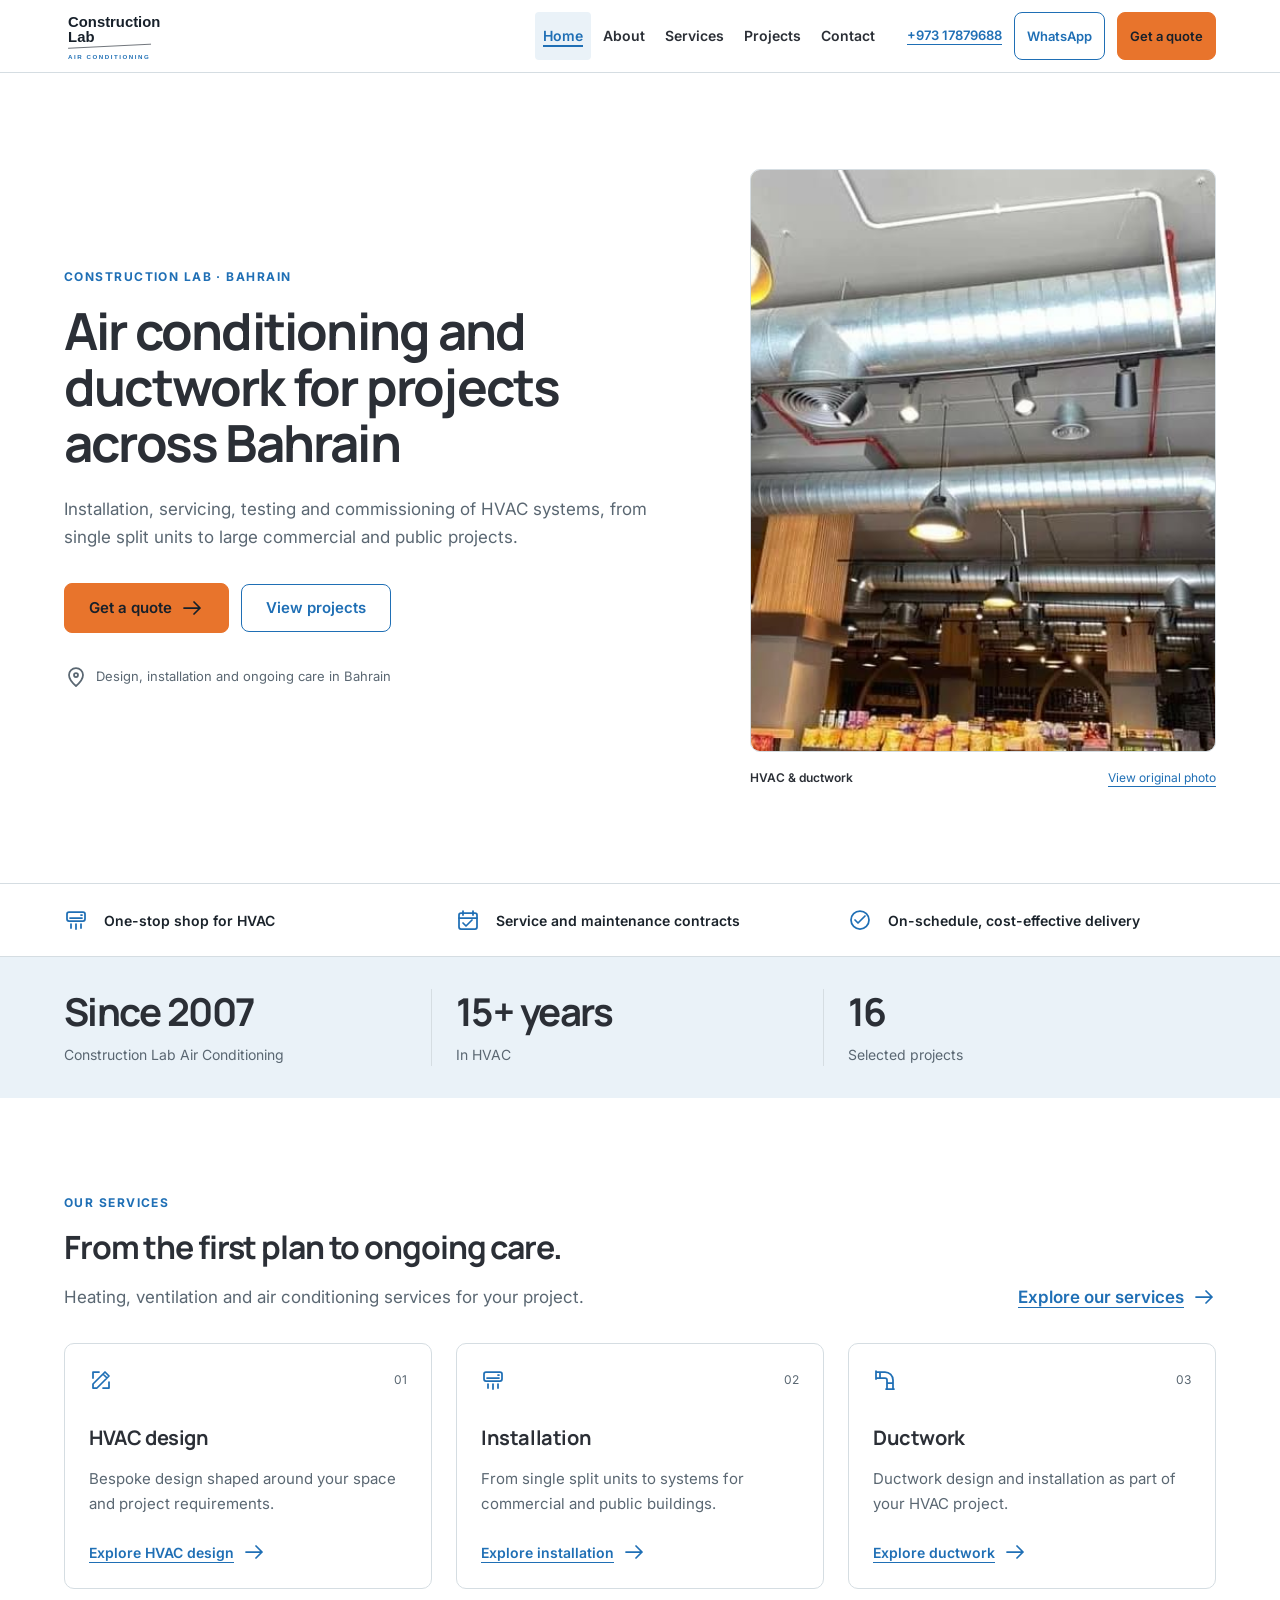
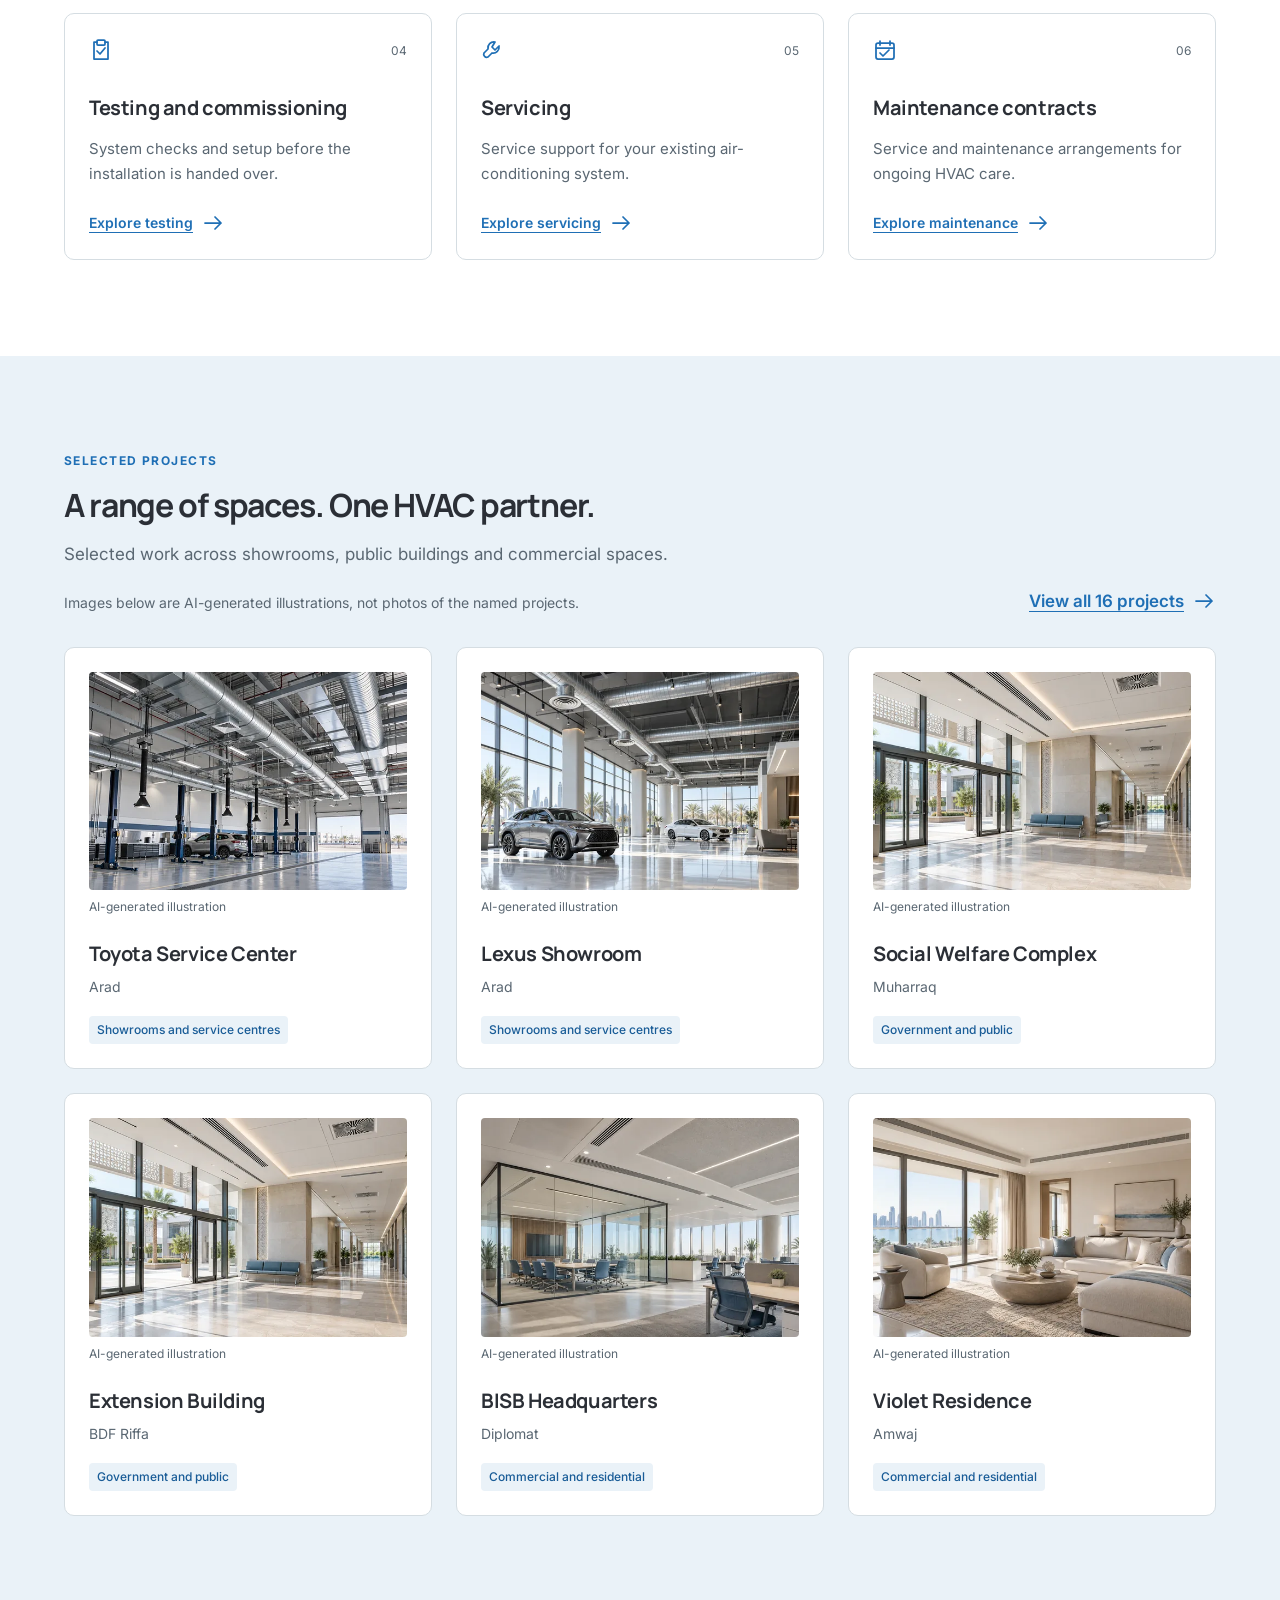
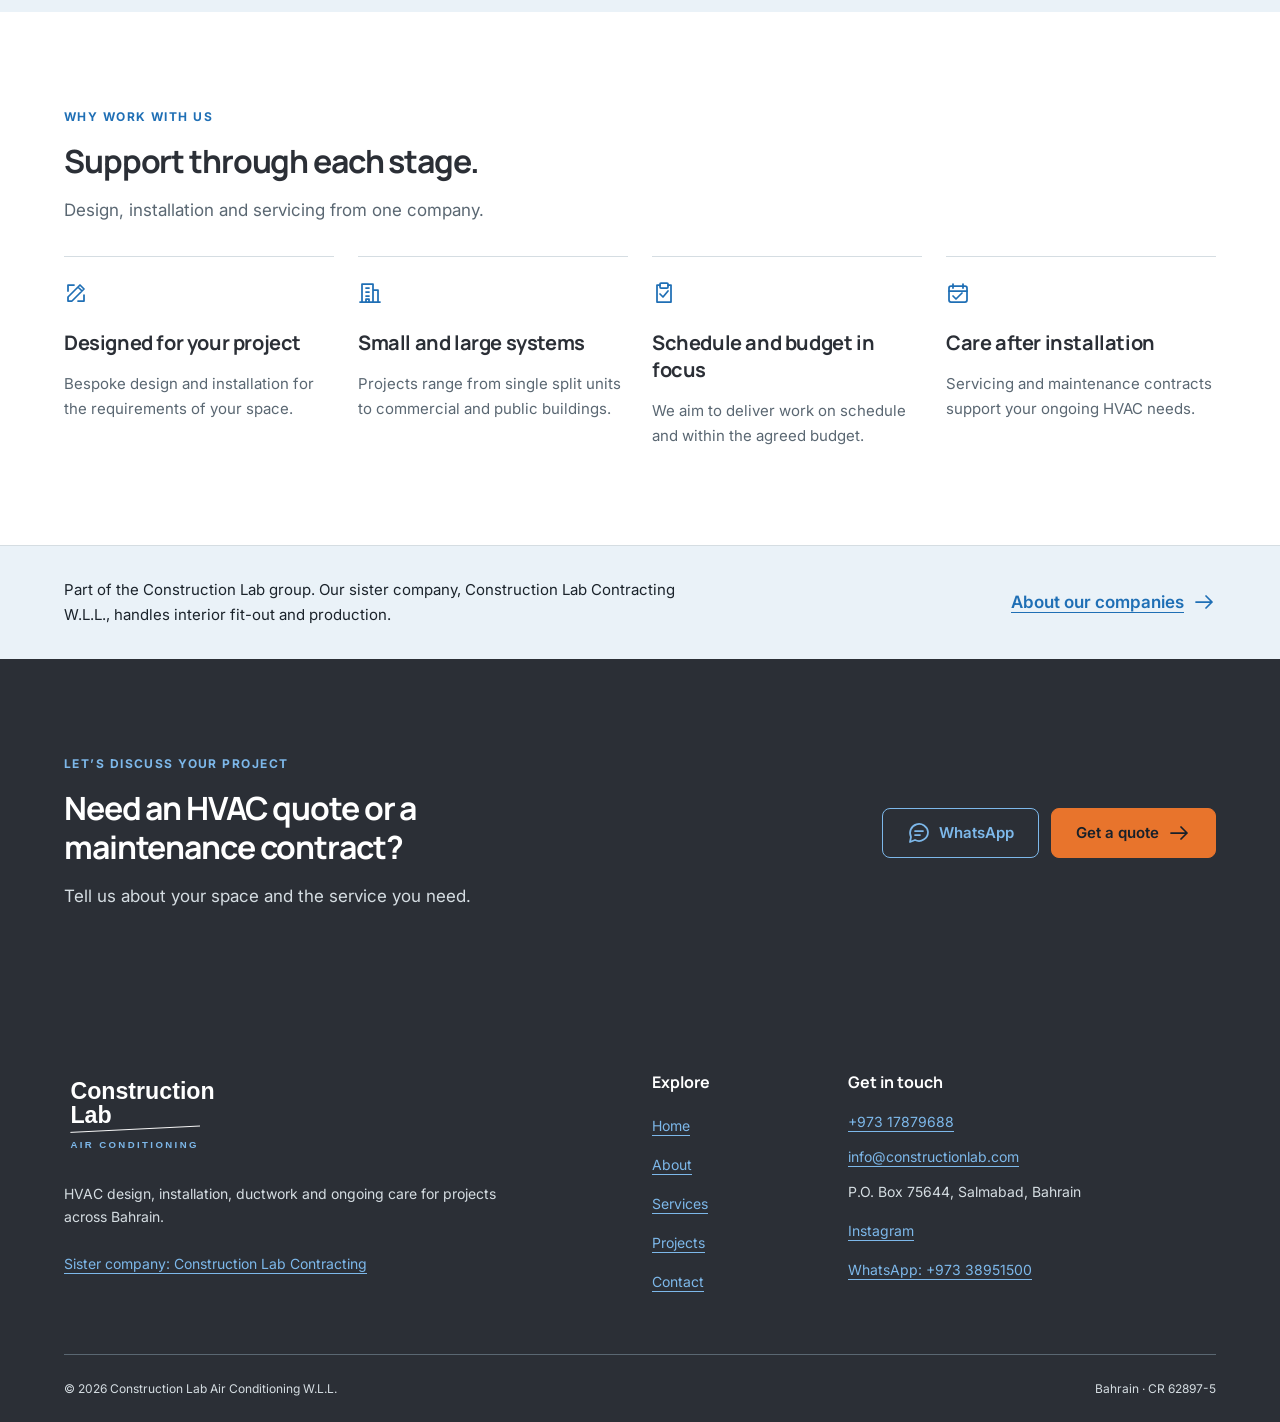
<file: index.html>
<!doctype html>
<html lang="en">
<head>
  <meta charset="utf-8">
  <meta name="viewport" content="width=device-width, initial-scale=1, viewport-fit=cover">
  <meta name="theme-color" content="#2B2F36">
  <title>Air conditioning &amp; ductwork in Bahrain | Construction Lab</title>
  <meta name="description" content="Construction Lab Air Conditioning W.L.L. provides HVAC design, installation, ductwork, testing, servicing and maintenance contracts across Bahrain.">
  <meta property="og:type" content="website">
  <meta property="og:locale" content="en_BH">
  <meta property="og:site_name" content="Construction Lab Air Conditioning W.L.L.">
  <meta property="og:title" content="Air conditioning and ductwork for projects across Bahrain">
  <meta property="og:description" content="HVAC design, installation, ductwork, testing, servicing and maintenance contracts. Explore selected projects and discuss your requirements.">
  <!-- Canonical and og:url are populated from SITE_URL. No guessed domain is published. -->
  <link rel="icon" href="assets/favicon.svg" type="image/svg+xml">
  <link rel="preconnect" href="https://fonts.googleapis.com">
  <link rel="preconnect" href="https://fonts.gstatic.com" crossorigin>
  <link rel="stylesheet" href="https://fonts.googleapis.com/css2?family=Inter:wght@400;500;600;700&amp;family=Manrope:wght@700&amp;display=swap">
  <link rel="stylesheet" href="css/styles.css">
  <script src="js/config.js" defer></script>
  <script src="js/main.js" defer></script>
  <script id="business-schema" type="application/ld+json">{"@context":"https://schema.org","@type":"HVACBusiness","name":"Construction Lab Air Conditioning W.L.L.","description":"HVAC design, installation, ductwork, testing and commissioning, servicing and maintenance contracts in Bahrain.","email":"info@constructionlab.com","areaServed":{"@type":"Country","name":"Bahrain"},"identifier":"CR 62897-5"}</script>
</head>
<body data-page="home">
  <!-- SHARED HEADER START: the same markup is in partials/header.html. -->
  <a class="skip-link" href="#main">Skip to content</a>
  <svg class="icon-sprite" xmlns="http://www.w3.org/2000/svg" aria-hidden="true" focusable="false">
    <defs>
      <symbol id="i-menu" viewBox="0 0 24 24"><path d="M4 6h16M4 12h16M4 18h16"/></symbol>
      <symbol id="i-arrow" viewBox="0 0 24 24"><path d="M4 12h16m-6-6 6 6-6 6"/></symbol>
      <symbol id="i-design" viewBox="0 0 24 24"><path d="m4 16 12-12 4 4L8 20H4v-4Zm10-10 4 4M4 4h6M4 4v6M20 14v6h-6"/></symbol>
      <symbol id="i-install" viewBox="0 0 24 24"><rect x="3" y="4" width="18" height="9" rx="2"/><path d="M6 10h12M7 16v4m5-4v5m5-5v4M17 7h1"/></symbol>
      <symbol id="i-duct" viewBox="0 0 24 24"><path d="M3 4h9a8 8 0 0 1 8 8v9h-6v-9a2 2 0 0 0-2-2H3V4Zm4 0v6m7 5h6M3 3v8m10 10h8"/></symbol>
      <symbol id="i-test" viewBox="0 0 24 24"><path d="M8 4H5v17h14V4h-3"/><rect x="8" y="2" width="8" height="5" rx="1"/><path d="m8 13 3 3 5-6"/></symbol>
      <symbol id="i-service" viewBox="0 0 24 24"><path d="M14 4a6 6 0 0 0-7 7L3 15a3 3 0 0 0 4 4l4-4a6 6 0 0 0 7-7l-4 4-3-3 3-5Z"/></symbol>
      <symbol id="i-calendar" viewBox="0 0 24 24"><rect x="3" y="5" width="18" height="16" rx="2"/><path d="M7 3v4m10-4v4M3 10h18m-14 5 3 3 6-6"/></symbol>
      <symbol id="i-phone" viewBox="0 0 24 24"><path d="m7 3 3 5-3 2c1 3 3 5 6 6l2-3 5 3-1 4C10 22 2 14 3 5l4-2Z"/></symbol>
      <symbol id="i-chat" viewBox="0 0 24 24"><path d="M21 11a9 9 0 0 1-13 8l-5 2 1-5A9 9 0 1 1 21 11Z"/><path d="M8 10h8M8 14h5"/></symbol>
      <symbol id="i-location" viewBox="0 0 24 24"><path d="M19 10c0 5-7 11-7 11S5 15 5 10a7 7 0 1 1 14 0Z"/><circle cx="12" cy="10" r="2"/></symbol>
      <symbol id="i-check" viewBox="0 0 24 24"><circle cx="12" cy="12" r="9"/><path d="m7 12 3 3 7-7"/></symbol>
      <symbol id="i-building" viewBox="0 0 24 24"><path d="M4 21V3h11v18m0-12h5v12M2 21h20M8 7h3M8 11h3M8 15h3m-3 6v-3h3v3"/></symbol>
    </defs>
  </svg>
  <header class="site-header">
    <div class="container header-inner">
      <a class="brand" href="index.html" aria-label="Construction Lab Air Conditioning home"><img src="assets/logo.svg" width="128" height="57" alt="Construction Lab Air Conditioning"></a>
      <div class="header-controls">
        <a class="button button--quote" href="contact.html#quote-form" data-track="quote">Get a quote</a>
        <button class="menu-toggle" type="button" aria-expanded="false" aria-controls="primary-navigation" aria-label="Open navigation"><svg class="icon" aria-hidden="true"><use href="#i-menu"/></svg></button>
      </div>
      <nav class="navigation" id="primary-navigation" aria-label="Main navigation">
        <ul class="nav-links">
          <li><a href="index.html" aria-current="page">Home</a></li>
          <li><a href="about.html">About</a></li>
          <li><a href="services.html">Services</a></li>
          <li><a href="projects.html">Projects</a></li>
          <li><a href="contact.html">Contact</a></li>
        </ul>
        <div class="header-actions">
          <a class="header-phone" href="tel:+97317879688" data-contact="phone" aria-label="Call +973 17879688"><span data-config="PHONE">+973 17879688</span></a>
          <a class="button button--outline" href="https://wa.me/97338951500" data-contact="whatsapp" aria-label="Chat on WhatsApp">WhatsApp</a>
          <a class="button button--quote" href="contact.html#quote-form" data-track="quote">Get a quote</a>
        </div>
      </nav>
    </div>
  </header>
  <!-- SHARED HEADER END -->

  <main id="main" tabindex="-1">
    <section class="hero" aria-labelledby="hero-title">
      <div class="container grid">
        <div class="hero-copy">
          <p class="eyebrow">Construction Lab · Bahrain</p>
          <h1 id="hero-title">Air conditioning and ductwork for projects across Bahrain</h1>
          <p>Installation, servicing, testing and commissioning of HVAC systems, from single split units to large commercial and public projects.</p>
          <div class="actions">
            <a class="button button--quote" href="contact.html#quote-form" data-track="quote">Get a quote <svg class="icon" aria-hidden="true"><use href="#i-arrow"/></svg></a>
            <a class="button button--outline" href="projects.html">View projects</a>
          </div>
          <div class="hero-note"><svg class="icon" aria-hidden="true"><use href="#i-location"/></svg><span>Design, installation and ongoing care in Bahrain</span></div>
        </div>
        <figure class="hero-figure">
          <img class="hero-photo" src="assets/images/instagram-exposed-ductwork.jpg" width="540" height="540" alt="Exposed circular ductwork in a retail interior, from Construction Lab Air Conditioning’s Instagram" fetchpriority="high" decoding="async">
          <figcaption><span>HVAC &amp; ductwork</span><a href="https://www.instagram.com/cl_airconditioning/p/Cir_DEXMohZ/">View original photo</a></figcaption>
        </figure>
      </div>
    </section>

    <section class="credibility" aria-label="Our approach">
      <div class="container grid">
        <div class="credibility-item"><svg class="icon" aria-hidden="true"><use href="#i-install"/></svg><span>One-stop shop for HVAC</span></div>
        <div class="credibility-item"><svg class="icon" aria-hidden="true"><use href="#i-calendar"/></svg><span>Service and maintenance contracts</span></div>
        <div class="credibility-item"><svg class="icon" aria-hidden="true"><use href="#i-check"/></svg><span>On-schedule, cost-effective delivery</span></div>
      </div>
    </section>

    <section class="stats-strip ice" aria-label="Company at a glance">
      <div class="container grid">
        <div class="stat"><strong>Since <span data-config="FOUNDED_YEAR">2007</span></strong><span class="stat-label">Construction Lab Air Conditioning</span></div>
        <div class="stat"><strong><span data-config="YEARS_EXPERIENCE">15+</span> years</strong><span class="stat-label">In HVAC</span></div>
        <div class="stat"><strong>16</strong><span class="stat-label">Selected projects</span></div>
      </div>
    </section>

    <section class="section" aria-labelledby="services-title">
      <div class="container">
        <div class="heading-row">
          <div class="section-heading"><p class="eyebrow">Our services</p><h2 id="services-title">From the first plan to ongoing care.</h2><p>Heating, ventilation and air conditioning services for your project.</p></div>
          <a class="text-link" href="services.html">Explore our services <svg class="icon" aria-hidden="true"><use href="#i-arrow"/></svg></a>
        </div>
        <div class="grid cards-grid">
          <article class="card service-card"><div class="card-top"><svg class="icon" aria-hidden="true"><use href="#i-design"/></svg><span class="card-number" aria-hidden="true">01</span></div><h3>HVAC design</h3><p>Bespoke design shaped around your space and project requirements.</p><a class="text-link" href="services.html#hvac-design">Explore HVAC design <svg class="icon" aria-hidden="true"><use href="#i-arrow"/></svg></a></article>
          <article class="card service-card"><div class="card-top"><svg class="icon" aria-hidden="true"><use href="#i-install"/></svg><span class="card-number" aria-hidden="true">02</span></div><h3>Installation</h3><p>From single split units to systems for commercial and public buildings.</p><a class="text-link" href="services.html#installation">Explore installation <svg class="icon" aria-hidden="true"><use href="#i-arrow"/></svg></a></article>
          <article class="card service-card"><div class="card-top"><svg class="icon" aria-hidden="true"><use href="#i-duct"/></svg><span class="card-number" aria-hidden="true">03</span></div><h3>Ductwork</h3><p>Ductwork design and installation as part of your HVAC project.</p><a class="text-link" href="services.html#ductwork">Explore ductwork <svg class="icon" aria-hidden="true"><use href="#i-arrow"/></svg></a></article>
          <article class="card service-card"><div class="card-top"><svg class="icon" aria-hidden="true"><use href="#i-test"/></svg><span class="card-number" aria-hidden="true">04</span></div><h3>Testing and commissioning</h3><p>System checks and setup before the installation is handed over.</p><a class="text-link" href="services.html#testing-commissioning">Explore testing <svg class="icon" aria-hidden="true"><use href="#i-arrow"/></svg></a></article>
          <article class="card service-card"><div class="card-top"><svg class="icon" aria-hidden="true"><use href="#i-service"/></svg><span class="card-number" aria-hidden="true">05</span></div><h3>Servicing</h3><p>Service support for your existing air-conditioning system.</p><a class="text-link" href="services.html#servicing">Explore servicing <svg class="icon" aria-hidden="true"><use href="#i-arrow"/></svg></a></article>
          <article class="card service-card"><div class="card-top"><svg class="icon" aria-hidden="true"><use href="#i-calendar"/></svg><span class="card-number" aria-hidden="true">06</span></div><h3>Maintenance contracts</h3><p>Service and maintenance arrangements for ongoing HVAC care.</p><a class="text-link" href="services.html#maintenance-contracts">Explore maintenance <svg class="icon" aria-hidden="true"><use href="#i-arrow"/></svg></a></article>
        </div>
      </div>
    </section>

    <section class="section ice" aria-labelledby="projects-title">
      <div class="container">
        <div class="heading-row">
          <div class="section-heading"><p class="eyebrow">Selected projects</p><h2 id="projects-title">A range of spaces. One HVAC partner.</h2><p>Selected work across showrooms, public buildings and commercial spaces.</p><p class="illustration-note">Images below are AI-generated illustrations, not photos of the named projects.</p></div>
          <a class="text-link" href="projects.html">View all 16 projects <svg class="icon" aria-hidden="true"><use href="#i-arrow"/></svg></a>
        </div>
        <div class="grid cards-grid">
          <article class="card project-card"><figure class="project-media" data-project-photo-file="assets/images/project-toyota-service-arad.jpg"><img class="generated-photo" src="assets/images/illustration-service-centre.webp" srcset="assets/images/illustration-service-centre-600.webp 600w, assets/images/illustration-service-centre.webp 1200w" sizes="(min-width: 900px) 350px, (min-width: 640px) 50vw, 100vw" width="1200" height="800" alt="AI-generated illustration: Generic vehicle workshop with exposed ventilation ducts. Not the named project." loading="lazy" decoding="async"><figcaption class="illustration-caption">AI-generated illustration</figcaption></figure><h3>Toyota Service Center</h3><p>Arad</p><span class="tag">Showrooms and service centres</span></article>
          <article class="card project-card"><figure class="project-media" data-project-photo-file="assets/images/project-lexus-showroom-arad.jpg"><img class="generated-photo" src="assets/images/illustration-showroom.webp" srcset="assets/images/illustration-showroom-600.webp 600w, assets/images/illustration-showroom.webp 1200w" sizes="(min-width: 900px) 350px, (min-width: 640px) 50vw, 100vw" width="1200" height="800" alt="AI-generated illustration: Generic automotive showroom with exposed ceiling ventilation ducts. Not the named project." loading="lazy" decoding="async"><figcaption class="illustration-caption">AI-generated illustration</figcaption></figure><h3>Lexus Showroom</h3><p>Arad</p><span class="tag">Showrooms and service centres</span></article>
          <article class="card project-card"><figure class="project-media" data-project-photo-file="assets/images/project-social-welfare-muharraq.jpg"><img class="generated-photo" src="assets/images/illustration-public-building.webp" srcset="assets/images/illustration-public-building-600.webp 600w, assets/images/illustration-public-building.webp 1200w" sizes="(min-width: 900px) 350px, (min-width: 640px) 50vw, 100vw" width="1200" height="800" alt="AI-generated illustration: Generic public-building hall with ceiling air distribution. Not the named project." loading="lazy" decoding="async"><figcaption class="illustration-caption">AI-generated illustration</figcaption></figure><h3>Social Welfare Complex</h3><p>Muharraq</p><span class="tag">Government and public</span></article>
          <article class="card project-card"><figure class="project-media" data-project-photo-file="assets/images/project-bdf-extension-riffa.jpg"><img class="generated-photo" src="assets/images/illustration-public-building.webp" srcset="assets/images/illustration-public-building-600.webp 600w, assets/images/illustration-public-building.webp 1200w" sizes="(min-width: 900px) 350px, (min-width: 640px) 50vw, 100vw" width="1200" height="800" alt="AI-generated illustration: Generic public-building hall with ceiling air distribution. Not the named project." loading="lazy" decoding="async"><figcaption class="illustration-caption">AI-generated illustration</figcaption></figure><h3>Extension Building</h3><p>BDF Riffa</p><span class="tag">Government and public</span></article>
          <article class="card project-card"><figure class="project-media" data-project-photo-file="assets/images/project-bisb-headquarters-diplomat.jpg"><img class="generated-photo" src="assets/images/illustration-commercial.webp" srcset="assets/images/illustration-commercial-600.webp 600w, assets/images/illustration-commercial.webp 1200w" sizes="(min-width: 900px) 350px, (min-width: 640px) 50vw, 100vw" width="1200" height="800" alt="AI-generated illustration: Generic office interior with integrated ceiling air-conditioning diffusers. Not the named project." loading="lazy" decoding="async"><figcaption class="illustration-caption">AI-generated illustration</figcaption></figure><h3>BISB Headquarters</h3><p>Diplomat</p><span class="tag">Commercial and residential</span></article>
          <article class="card project-card"><figure class="project-media" data-project-photo-file="assets/images/project-violet-residence-amwaj.jpg"><img class="generated-photo" src="assets/images/illustration-residential.webp" srcset="assets/images/illustration-residential-600.webp 600w, assets/images/illustration-residential.webp 1200w" sizes="(min-width: 900px) 350px, (min-width: 640px) 50vw, 100vw" width="1200" height="800" alt="AI-generated illustration: Generic apartment interior with integrated air-conditioning grilles. Not the named project." loading="lazy" decoding="async"><figcaption class="illustration-caption">AI-generated illustration</figcaption></figure><h3>Violet Residence</h3><p>Amwaj</p><span class="tag">Commercial and residential</span></article>
        </div>
      </div>
    </section>

    <section class="section" aria-labelledby="why-title">
      <div class="container">
        <div class="section-heading"><p class="eyebrow">Why work with us</p><h2 id="why-title">Support through each stage.</h2><p>Design, installation and servicing from one company.</p></div>
        <div class="grid reasons-grid">
          <article class="reason"><svg class="icon" aria-hidden="true"><use href="#i-design"/></svg><h3>Designed for your project</h3><p>Bespoke design and installation for the requirements of your space.</p></article>
          <article class="reason"><svg class="icon" aria-hidden="true"><use href="#i-building"/></svg><h3>Small and large systems</h3><p>Projects range from single split units to commercial and public buildings.</p></article>
          <article class="reason"><svg class="icon" aria-hidden="true"><use href="#i-test"/></svg><h3>Schedule and budget in focus</h3><p>We aim to deliver work on schedule and within the agreed budget.</p></article>
          <article class="reason"><svg class="icon" aria-hidden="true"><use href="#i-calendar"/></svg><h3>Care after installation</h3><p>Servicing and maintenance contracts support your ongoing HVAC needs.</p></article>
        </div>
      </div>
    </section>

    <section class="sister-strip ice" aria-label="Our sister company">
      <div class="container sister-inner">
        <p>Part of the Construction Lab group. Our sister company, Construction Lab Contracting W.L.L., handles interior fit-out and production.</p>
        <a class="text-link" href="about.html#sister-company">About our companies <svg class="icon" aria-hidden="true"><use href="#i-arrow"/></svg></a>
      </div>
    </section>

    <section class="section cta-band dark" aria-labelledby="cta-title">
      <div class="container">
        <div><p class="eyebrow">Let’s discuss your project</p><h2 id="cta-title">Need an HVAC quote or a maintenance contract?</h2><p>Tell us about your space and the service you need.</p></div>
        <div class="actions"><a class="button button--outline" href="https://wa.me/97338951500" data-contact="whatsapp" aria-label="Chat on WhatsApp"><svg class="icon" aria-hidden="true"><use href="#i-chat"/></svg>WhatsApp</a><a class="button button--quote" href="contact.html#quote-form" data-track="quote">Get a quote <svg class="icon" aria-hidden="true"><use href="#i-arrow"/></svg></a></div>
      </div>
    </section>
  </main>

  <!-- SHARED FOOTER START: the same markup is in partials/footer.html. -->
  <footer class="site-footer">
    <div class="container">
      <div class="grid footer-grid">
        <div>
          <a class="footer-brand" href="index.html" aria-label="Construction Lab Air Conditioning home"><img src="assets/logo-light.svg" width="200" height="88" alt="Construction Lab Air Conditioning"></a>
          <p>HVAC design, installation, ductwork and ongoing care for projects across Bahrain.</p>
          <p><a href="https://www.linkedin.com/company/construction-lab-contracting-w-l-l/" data-config-link="SISTER_COMPANY_URL">Sister company: Construction Lab Contracting</a></p>
        </div>
        <div>
          <h2>Explore</h2>
          <ul class="footer-links"><li><a href="index.html">Home</a></li><li><a href="about.html">About</a></li><li><a href="services.html">Services</a></li><li><a href="projects.html">Projects</a></li><li><a href="contact.html">Contact</a></li></ul>
        </div>
        <div class="footer-contact">
          <h2>Get in touch</h2>
          <address><p><a href="tel:+97317879688" data-contact="phone" aria-label="Call +973 17879688"><span data-config="PHONE">+973 17879688</span></a></p><p><a href="mailto:info@constructionlab.com" data-email><span data-config="EMAIL">info@constructionlab.com</span></a></p><p data-config="ADDRESS">P.O. Box 75644, Salmabad, Bahrain</p></address>
          <ul class="footer-links"><li><a href="https://www.instagram.com/cl_airconditioning/" data-config-link="INSTAGRAM_URL">Instagram</a></li><li><a href="https://wa.me/97338951500" data-contact="whatsapp" aria-label="Chat on WhatsApp">WhatsApp: <span data-config="WHATSAPP">+973 38951500</span></a></li></ul>
        </div>
      </div>
      <div class="footer-bottom"><p>© <span data-year>2026</span> <span data-config="COMPANY_NAME">Construction Lab Air Conditioning W.L.L.</span></p><p>Bahrain · CR 62897-5</p></div>
    </div>
  </footer>
  <nav class="mobile-actions" aria-label="Quick contact">
    <a class="button button--outline" href="tel:+97317879688" data-contact="phone" aria-label="Call +973 17879688"><svg class="icon" aria-hidden="true"><use href="#i-phone"/></svg>Call</a>
    <a class="button button--outline" href="https://wa.me/97338951500" data-contact="whatsapp" aria-label="Chat on WhatsApp"><svg class="icon" aria-hidden="true"><use href="#i-chat"/></svg>WhatsApp</a>
    <a class="button button--quote" href="contact.html#quote-form" data-track="quote">Get a quote</a>
  </nav>
  <!-- SHARED FOOTER END -->
</body>
</html>
</file>
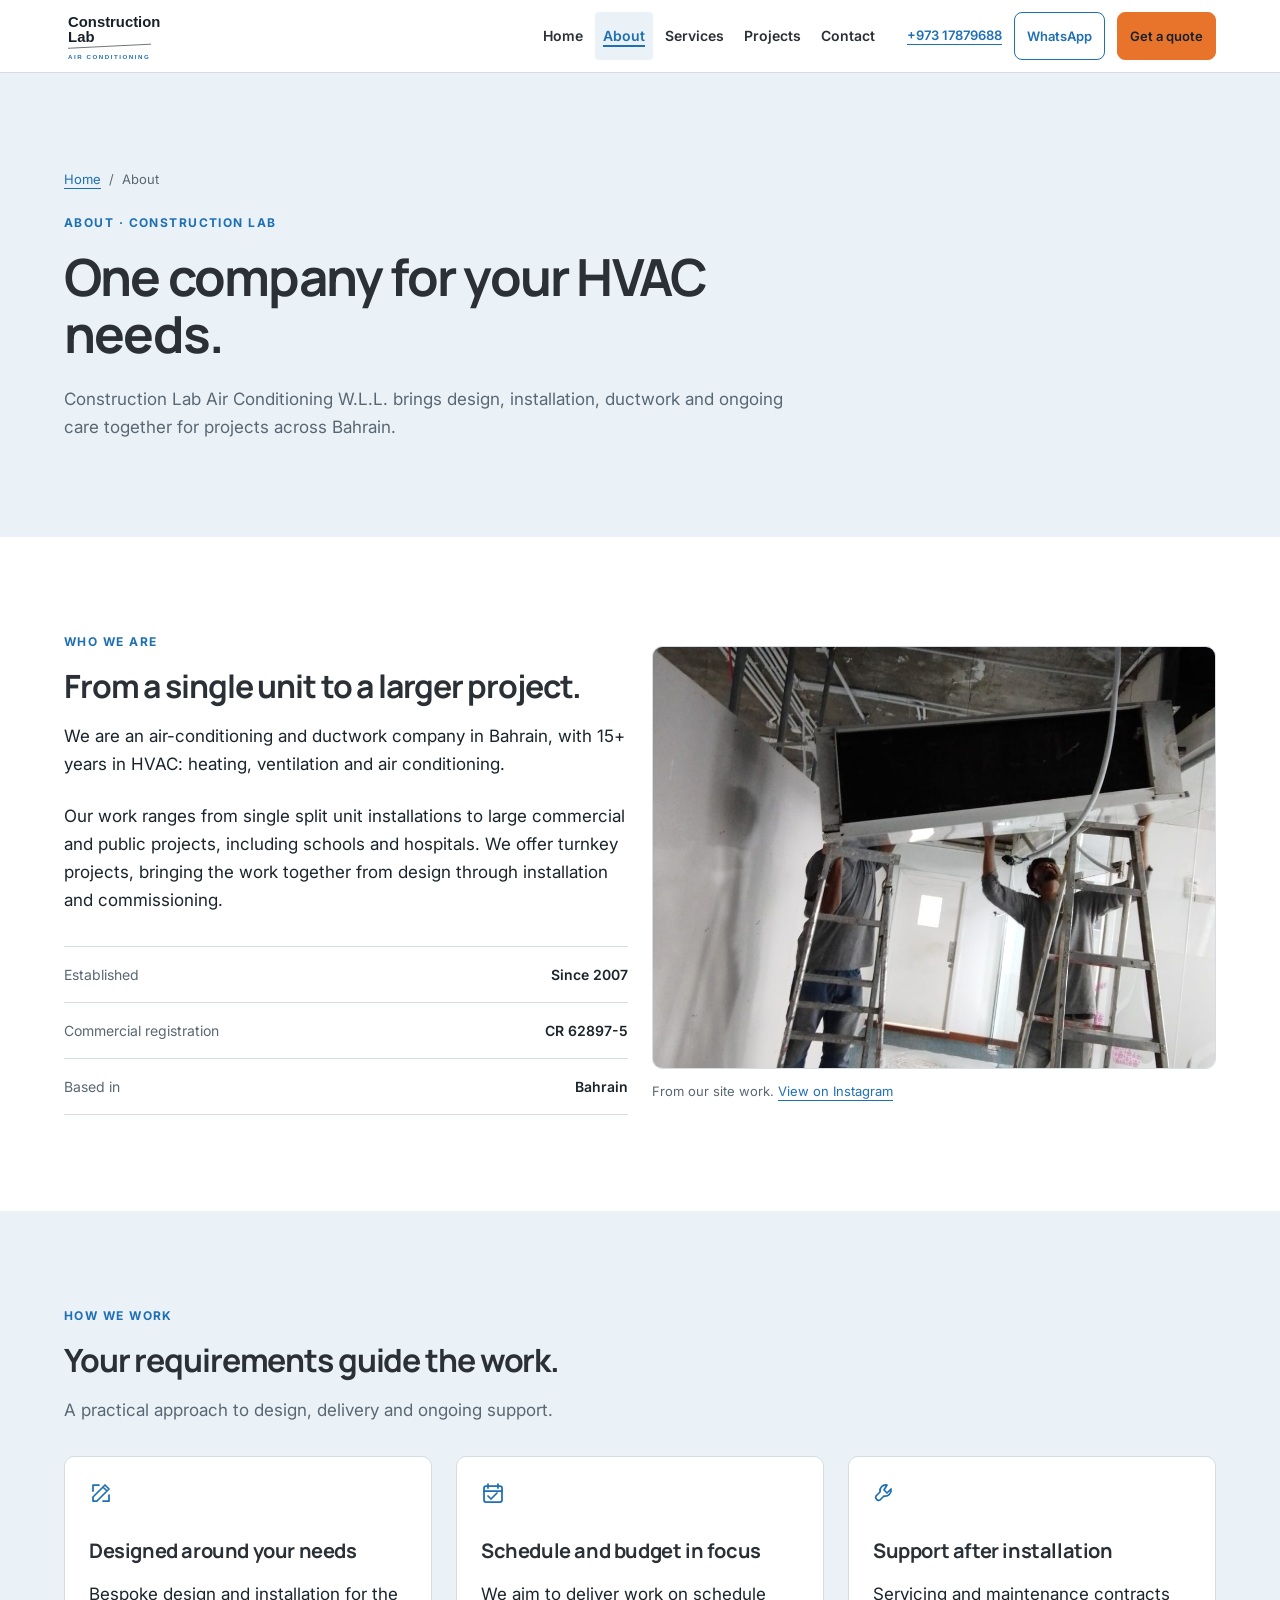
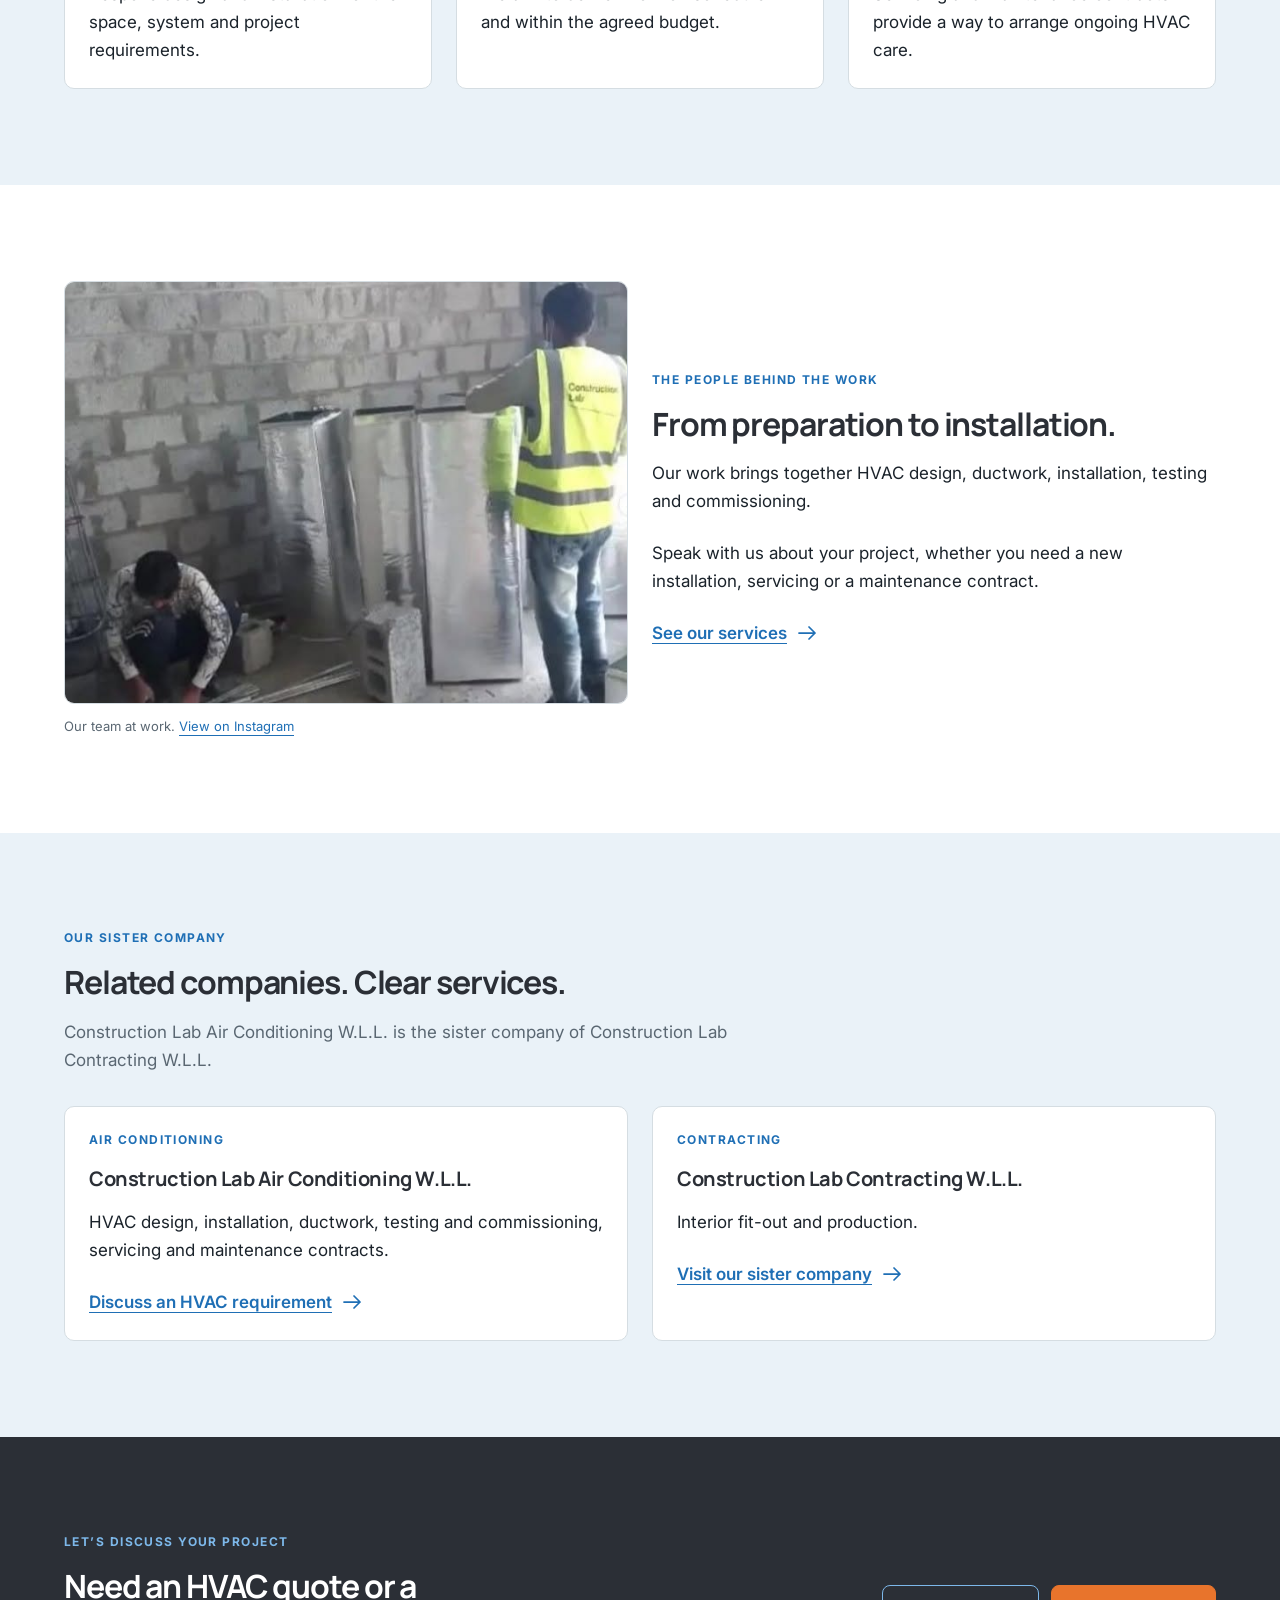
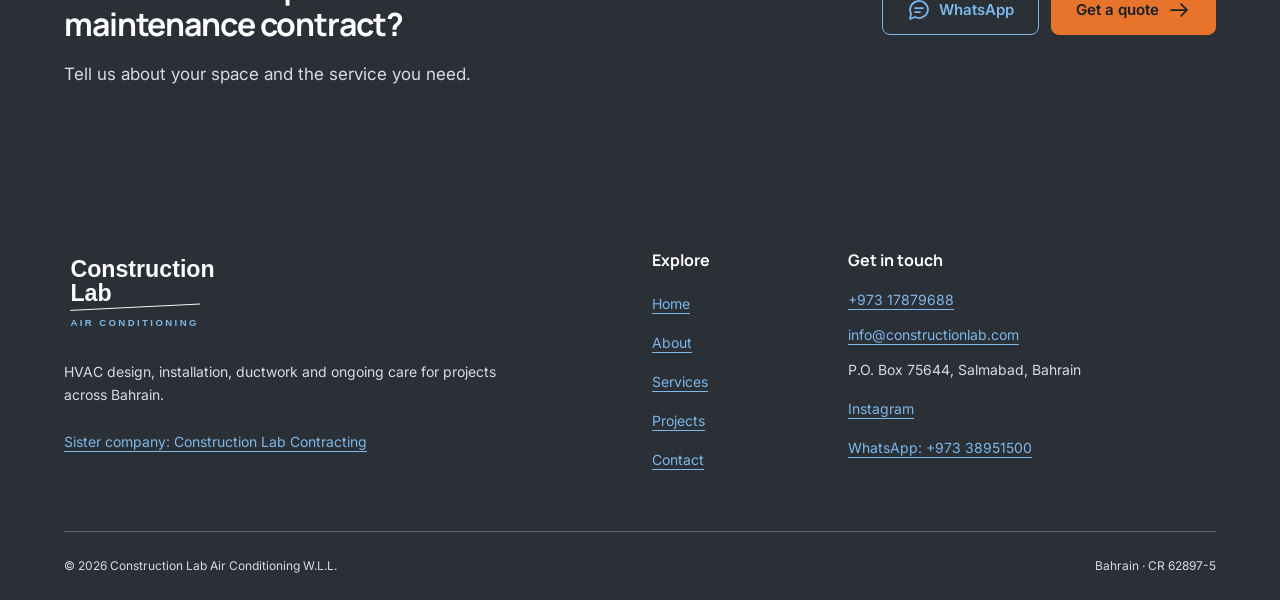
<file: about.html>
<!doctype html>
<html lang="en">
<head>
  <meta charset="utf-8">
  <meta name="viewport" content="width=device-width, initial-scale=1, viewport-fit=cover">
  <meta name="theme-color" content="#2B2F36">
  <title>About our HVAC company in Bahrain | Construction Lab</title>
  <meta name="description" content="Meet Construction Lab Air Conditioning W.L.L., a Bahrain HVAC business offering design, installation, ductwork and ongoing service and maintenance contracts.">
  <meta property="og:type" content="website">
  <meta property="og:locale" content="en_BH">
  <meta property="og:site_name" content="Construction Lab Air Conditioning W.L.L.">
  <meta property="og:title" content="About our HVAC company in Bahrain | Construction Lab">
  <meta property="og:description" content="Meet Construction Lab Air Conditioning W.L.L., a Bahrain HVAC business offering design, installation, ductwork and ongoing service and maintenance contracts.">
  <!-- Canonical and og:url are populated from SITE_URL. No guessed domain is published. -->
  <link rel="icon" href="assets/favicon.svg" type="image/svg+xml">
  <link rel="preconnect" href="https://fonts.googleapis.com">
  <link rel="preconnect" href="https://fonts.gstatic.com" crossorigin>
  <link rel="stylesheet" href="https://fonts.googleapis.com/css2?family=Inter:wght@400;500;600;700&amp;family=Manrope:wght@700&amp;display=swap">
  <link rel="stylesheet" href="css/styles.css">
  <script src="js/config.js" defer></script>
  <script src="js/main.js" defer></script>
  <script id="business-schema" type="application/ld+json">{"@context":"https://schema.org","@type":"HVACBusiness","name":"Construction Lab Air Conditioning W.L.L.","description":"HVAC design, installation, ductwork, testing and commissioning, servicing and maintenance contracts in Bahrain.","email":"info@constructionlab.com","areaServed":{"@type":"Country","name":"Bahrain"},"identifier":"CR 62897-5"}</script>
</head>
<body data-page="about">
  <!-- SHARED HEADER START: the same markup is in partials/header.html. -->
  <a class="skip-link" href="#main">Skip to content</a>
  <svg class="icon-sprite" xmlns="http://www.w3.org/2000/svg" aria-hidden="true" focusable="false">
    <defs>
      <symbol id="i-menu" viewBox="0 0 24 24"><path d="M4 6h16M4 12h16M4 18h16"/></symbol>
      <symbol id="i-arrow" viewBox="0 0 24 24"><path d="M4 12h16m-6-6 6 6-6 6"/></symbol>
      <symbol id="i-design" viewBox="0 0 24 24"><path d="m4 16 12-12 4 4L8 20H4v-4Zm10-10 4 4M4 4h6M4 4v6M20 14v6h-6"/></symbol>
      <symbol id="i-install" viewBox="0 0 24 24"><rect x="3" y="4" width="18" height="9" rx="2"/><path d="M6 10h12M7 16v4m5-4v5m5-5v4M17 7h1"/></symbol>
      <symbol id="i-duct" viewBox="0 0 24 24"><path d="M3 4h9a8 8 0 0 1 8 8v9h-6v-9a2 2 0 0 0-2-2H3V4Zm4 0v6m7 5h6M3 3v8m10 10h8"/></symbol>
      <symbol id="i-test" viewBox="0 0 24 24"><path d="M8 4H5v17h14V4h-3"/><rect x="8" y="2" width="8" height="5" rx="1"/><path d="m8 13 3 3 5-6"/></symbol>
      <symbol id="i-service" viewBox="0 0 24 24"><path d="M14 4a6 6 0 0 0-7 7L3 15a3 3 0 0 0 4 4l4-4a6 6 0 0 0 7-7l-4 4-3-3 3-5Z"/></symbol>
      <symbol id="i-calendar" viewBox="0 0 24 24"><rect x="3" y="5" width="18" height="16" rx="2"/><path d="M7 3v4m10-4v4M3 10h18m-14 5 3 3 6-6"/></symbol>
      <symbol id="i-phone" viewBox="0 0 24 24"><path d="m7 3 3 5-3 2c1 3 3 5 6 6l2-3 5 3-1 4C10 22 2 14 3 5l4-2Z"/></symbol>
      <symbol id="i-chat" viewBox="0 0 24 24"><path d="M21 11a9 9 0 0 1-13 8l-5 2 1-5A9 9 0 1 1 21 11Z"/><path d="M8 10h8M8 14h5"/></symbol>
      <symbol id="i-location" viewBox="0 0 24 24"><path d="M19 10c0 5-7 11-7 11S5 15 5 10a7 7 0 1 1 14 0Z"/><circle cx="12" cy="10" r="2"/></symbol>
      <symbol id="i-check" viewBox="0 0 24 24"><circle cx="12" cy="12" r="9"/><path d="m7 12 3 3 7-7"/></symbol>
      <symbol id="i-building" viewBox="0 0 24 24"><path d="M4 21V3h11v18m0-12h5v12M2 21h20M8 7h3M8 11h3M8 15h3m-3 6v-3h3v3"/></symbol>
    </defs>
  </svg>
  <header class="site-header">
    <div class="container header-inner">
      <a class="brand" href="index.html" aria-label="Construction Lab Air Conditioning home"><img src="assets/logo.svg" width="128" height="57" alt="Construction Lab Air Conditioning"></a>
      <div class="header-controls">
        <a class="button button--quote" href="contact.html#quote-form" data-track="quote">Get a quote</a>
        <button class="menu-toggle" type="button" aria-expanded="false" aria-controls="primary-navigation" aria-label="Open navigation"><svg class="icon" aria-hidden="true"><use href="#i-menu"/></svg></button>
      </div>
      <nav class="navigation" id="primary-navigation" aria-label="Main navigation">
        <ul class="nav-links">
          <li><a href="index.html">Home</a></li>
          <li><a href="about.html" aria-current="page">About</a></li>
          <li><a href="services.html">Services</a></li>
          <li><a href="projects.html">Projects</a></li>
          <li><a href="contact.html">Contact</a></li>
        </ul>
        <div class="header-actions">
          <a class="header-phone" href="tel:+97317879688" data-contact="phone" aria-label="Call +973 17879688"><span data-config="PHONE">+973 17879688</span></a>
          <a class="button button--outline" href="https://wa.me/97338951500" data-contact="whatsapp" aria-label="Chat on WhatsApp">WhatsApp</a>
          <a class="button button--quote" href="contact.html#quote-form" data-track="quote">Get a quote</a>
        </div>
      </nav>
    </div>
  </header>
  <!-- SHARED HEADER END -->
<main id="main" tabindex="-1">

<section class="page-hero ice"><div class="container"><nav class="breadcrumb" aria-label="Breadcrumb"><ol><li><a href="index.html">Home</a></li><li aria-current="page">About</li></ol></nav><p class="eyebrow">About · Construction Lab</p><h1>One company for your HVAC needs.</h1><p class="intro">Construction Lab Air Conditioning W.L.L. brings design, installation, ductwork and ongoing care together for projects across Bahrain.</p></div></section>
<section class="section split-section" aria-labelledby="who-title"><div class="container grid"><div><p class="eyebrow">Who we are</p><h2 id="who-title">From a single unit to a larger project.</h2><p>We are an air-conditioning and ductwork company in Bahrain, with <span data-config="YEARS_EXPERIENCE">15+</span> years in HVAC: heating, ventilation and air conditioning.</p><p>Our work ranges from single split unit installations to large commercial and public projects, including schools and hospitals. We offer turnkey projects, bringing the work together from design through installation and commissioning.</p><dl class="company-facts"><div><dt>Established</dt><dd>Since <span data-config="FOUNDED_YEAR">2007</span></dd></div><div><dt>Commercial registration</dt><dd>CR 62897-5</dd></div><div><dt>Based in</dt><dd>Bahrain</dd></div></dl></div><figure><img class="site-photo" src="assets/images/instagram-duct-replacement.jpg" width="1080" height="1080" alt="Construction Lab site workers handling a rectangular duct beneath a ceiling" loading="lazy" decoding="async"><figcaption class="photo-credit">From our site work. <a href="https://www.instagram.com/cl_airconditioning/p/CucA4TFsxYo/">View on Instagram</a></figcaption></figure></div></section>
<section class="section ice" aria-labelledby="approach-title"><div class="container"><div class="section-heading"><p class="eyebrow">How we work</p><h2 id="approach-title">Your requirements guide the work.</h2><p>A practical approach to design, delivery and ongoing support.</p></div><div class="grid cards-grid"><article class="card"><svg class="icon" aria-hidden="true"><use href="#i-design"/></svg><h3>Designed around your needs</h3><p>Bespoke design and installation for the space, system and project requirements.</p></article><article class="card"><svg class="icon" aria-hidden="true"><use href="#i-calendar"/></svg><h3>Schedule and budget in focus</h3><p>We aim to deliver work on schedule and within the agreed budget.</p></article><article class="card"><svg class="icon" aria-hidden="true"><use href="#i-service"/></svg><h3>Support after installation</h3><p>Servicing and maintenance contracts provide a way to arrange ongoing HVAC care.</p></article></div></div></section>
<section class="section split-section" aria-labelledby="team-title"><div class="container grid"><figure><img class="site-photo" src="assets/images/instagram-duct-preparation.jpg" width="640" height="640" alt="Construction Lab workers preparing insulated rectangular duct sections at a work site" loading="lazy" decoding="async"><figcaption class="photo-credit">Our team at work. <a href="https://www.instagram.com/cl_airconditioning/p/Ci_9-12sdlw/">View on Instagram</a></figcaption></figure><div><p class="eyebrow">The people behind the work</p><h2 id="team-title">From preparation to installation.</h2><p>Our work brings together HVAC design, ductwork, installation, testing and commissioning.</p><p>Speak with us about your project, whether you need a new installation, servicing or a maintenance contract.</p><a class="text-link" href="services.html">See our services <svg class="icon" aria-hidden="true"><use href="#i-arrow"/></svg></a></div></div></section>
<section class="section ice" id="sister-company" aria-labelledby="sister-title"><div class="container"><div class="section-heading"><p class="eyebrow">Our sister company</p><h2 id="sister-title">Related companies. Clear services.</h2><p>Construction Lab Air Conditioning W.L.L. is the sister company of Construction Lab Contracting W.L.L.</p></div><div class="grid company-pair"><article class="card"><p class="eyebrow">Air conditioning</p><h3>Construction Lab Air Conditioning W.L.L.</h3><p>HVAC design, installation, ductwork, testing and commissioning, servicing and maintenance contracts.</p><a class="text-link" href="contact.html">Discuss an HVAC requirement <svg class="icon" aria-hidden="true"><use href="#i-arrow"/></svg></a></article><article class="card"><p class="eyebrow">Contracting</p><h3>Construction Lab Contracting W.L.L.</h3><p>Interior fit-out and production.</p><a class="text-link" href="https://www.linkedin.com/company/construction-lab-contracting-w-l-l/" data-config-link="SISTER_COMPANY_URL">Visit our sister company <svg class="icon" aria-hidden="true"><use href="#i-arrow"/></svg></a></article></div></div></section>
<section class="section cta-band dark" aria-labelledby="cta-title"><div class="container"><div><p class="eyebrow">Let’s discuss your project</p><h2 id="cta-title">Need an HVAC quote or a maintenance contract?</h2><p>Tell us about your space and the service you need.</p></div><div class="actions"><a class="button button--outline" href="https://wa.me/97338951500" data-contact="whatsapp"><svg class="icon" aria-hidden="true"><use href="#i-chat"/></svg>WhatsApp</a><a class="button button--quote" href="contact.html#quote-form" data-track="quote">Get a quote <svg class="icon" aria-hidden="true"><use href="#i-arrow"/></svg></a></div></div></section>
</main>
  <!-- SHARED FOOTER START: the same markup is in partials/footer.html. -->
  <footer class="site-footer">
    <div class="container">
      <div class="grid footer-grid">
        <div>
          <a class="footer-brand" href="index.html" aria-label="Construction Lab Air Conditioning home"><img src="assets/logo-light.svg" width="200" height="88" alt="Construction Lab Air Conditioning"></a>
          <p>HVAC design, installation, ductwork and ongoing care for projects across Bahrain.</p>
          <p><a href="https://www.linkedin.com/company/construction-lab-contracting-w-l-l/" data-config-link="SISTER_COMPANY_URL">Sister company: Construction Lab Contracting</a></p>
        </div>
        <div>
          <h2>Explore</h2>
          <ul class="footer-links"><li><a href="index.html">Home</a></li><li><a href="about.html">About</a></li><li><a href="services.html">Services</a></li><li><a href="projects.html">Projects</a></li><li><a href="contact.html">Contact</a></li></ul>
        </div>
        <div class="footer-contact">
          <h2>Get in touch</h2>
          <address><p><a href="tel:+97317879688" data-contact="phone" aria-label="Call +973 17879688"><span data-config="PHONE">+973 17879688</span></a></p><p><a href="mailto:info@constructionlab.com" data-email><span data-config="EMAIL">info@constructionlab.com</span></a></p><p data-config="ADDRESS">P.O. Box 75644, Salmabad, Bahrain</p></address>
          <ul class="footer-links"><li><a href="https://www.instagram.com/cl_airconditioning/" data-config-link="INSTAGRAM_URL">Instagram</a></li><li><a href="https://wa.me/97338951500" data-contact="whatsapp" aria-label="Chat on WhatsApp">WhatsApp: <span data-config="WHATSAPP">+973 38951500</span></a></li></ul>
        </div>
      </div>
      <div class="footer-bottom"><p>© <span data-year>2026</span> <span data-config="COMPANY_NAME">Construction Lab Air Conditioning W.L.L.</span></p><p>Bahrain · CR 62897-5</p></div>
    </div>
  </footer>
  <nav class="mobile-actions" aria-label="Quick contact">
    <a class="button button--outline" href="tel:+97317879688" data-contact="phone" aria-label="Call +973 17879688"><svg class="icon" aria-hidden="true"><use href="#i-phone"/></svg>Call</a>
    <a class="button button--outline" href="https://wa.me/97338951500" data-contact="whatsapp" aria-label="Chat on WhatsApp"><svg class="icon" aria-hidden="true"><use href="#i-chat"/></svg>WhatsApp</a>
    <a class="button button--quote" href="contact.html#quote-form" data-track="quote">Get a quote</a>
  </nav>
  <!-- SHARED FOOTER END -->
</body>
</html>
</file>
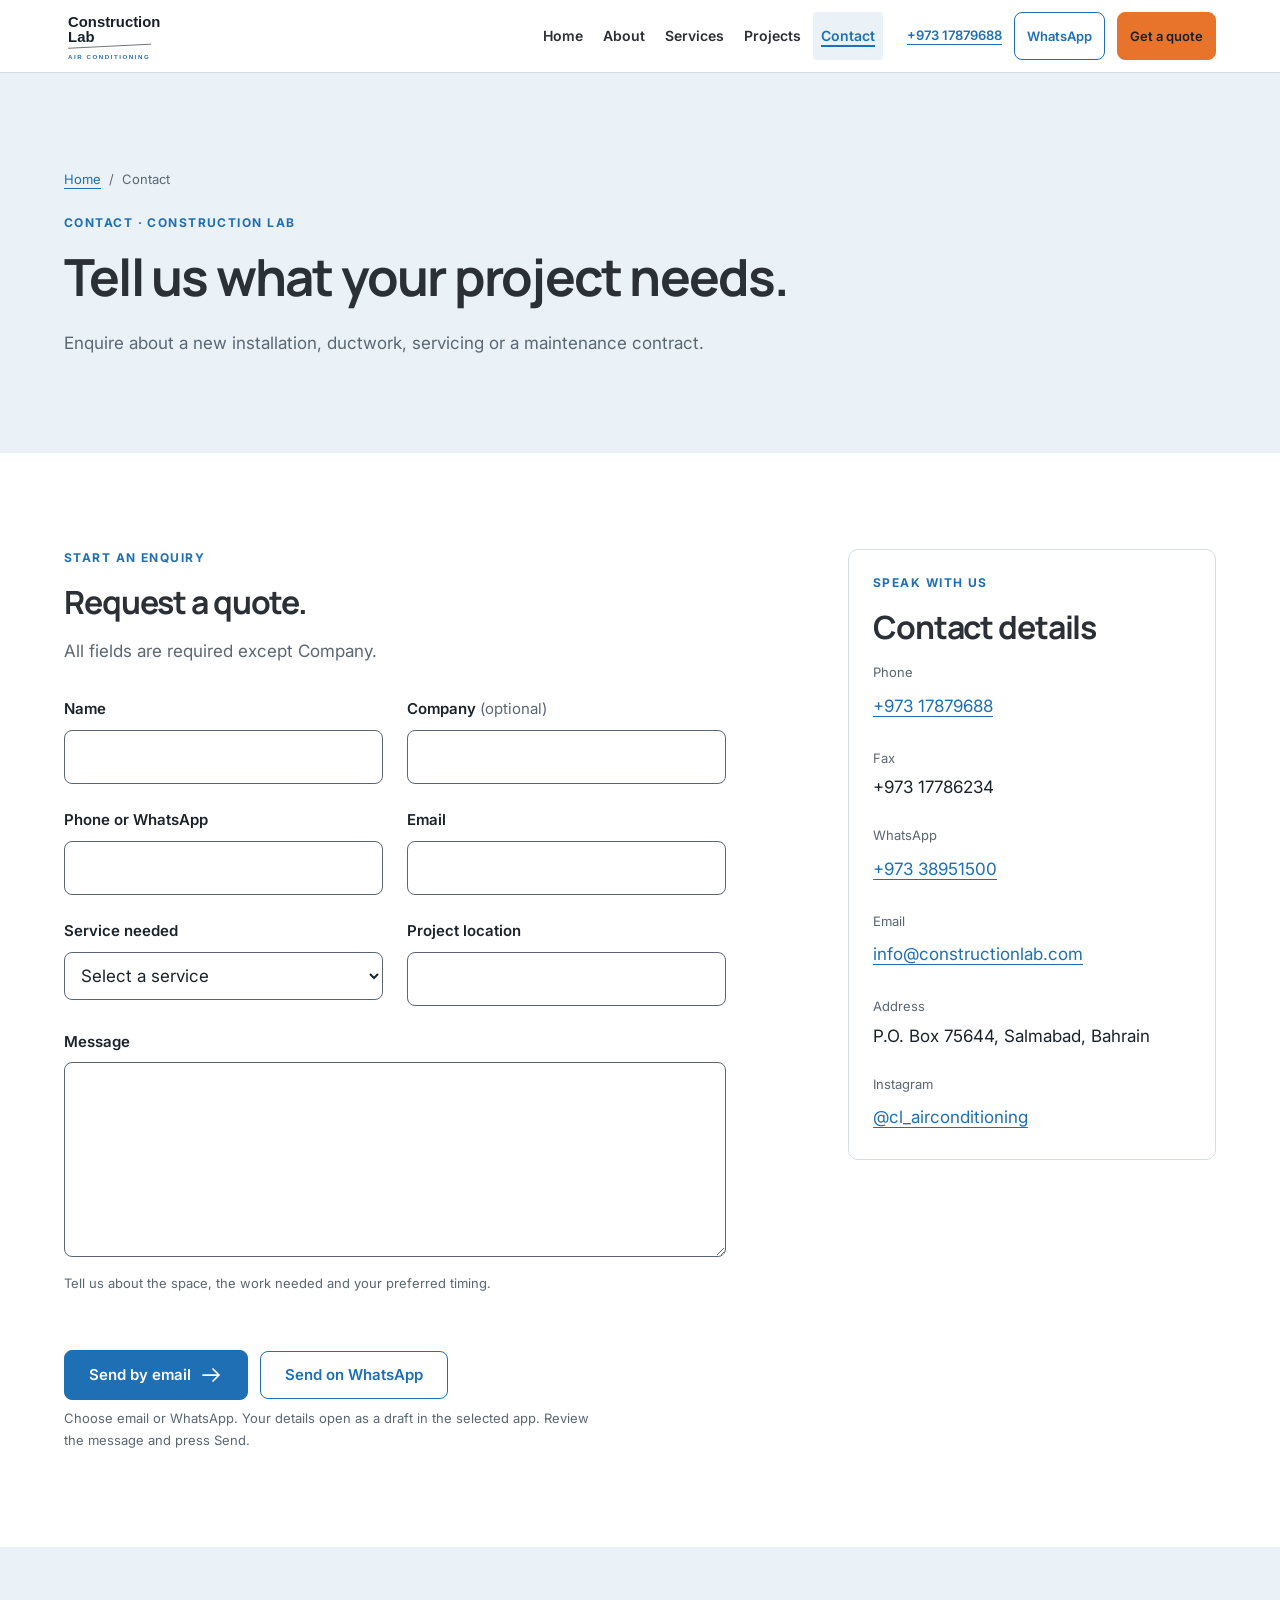
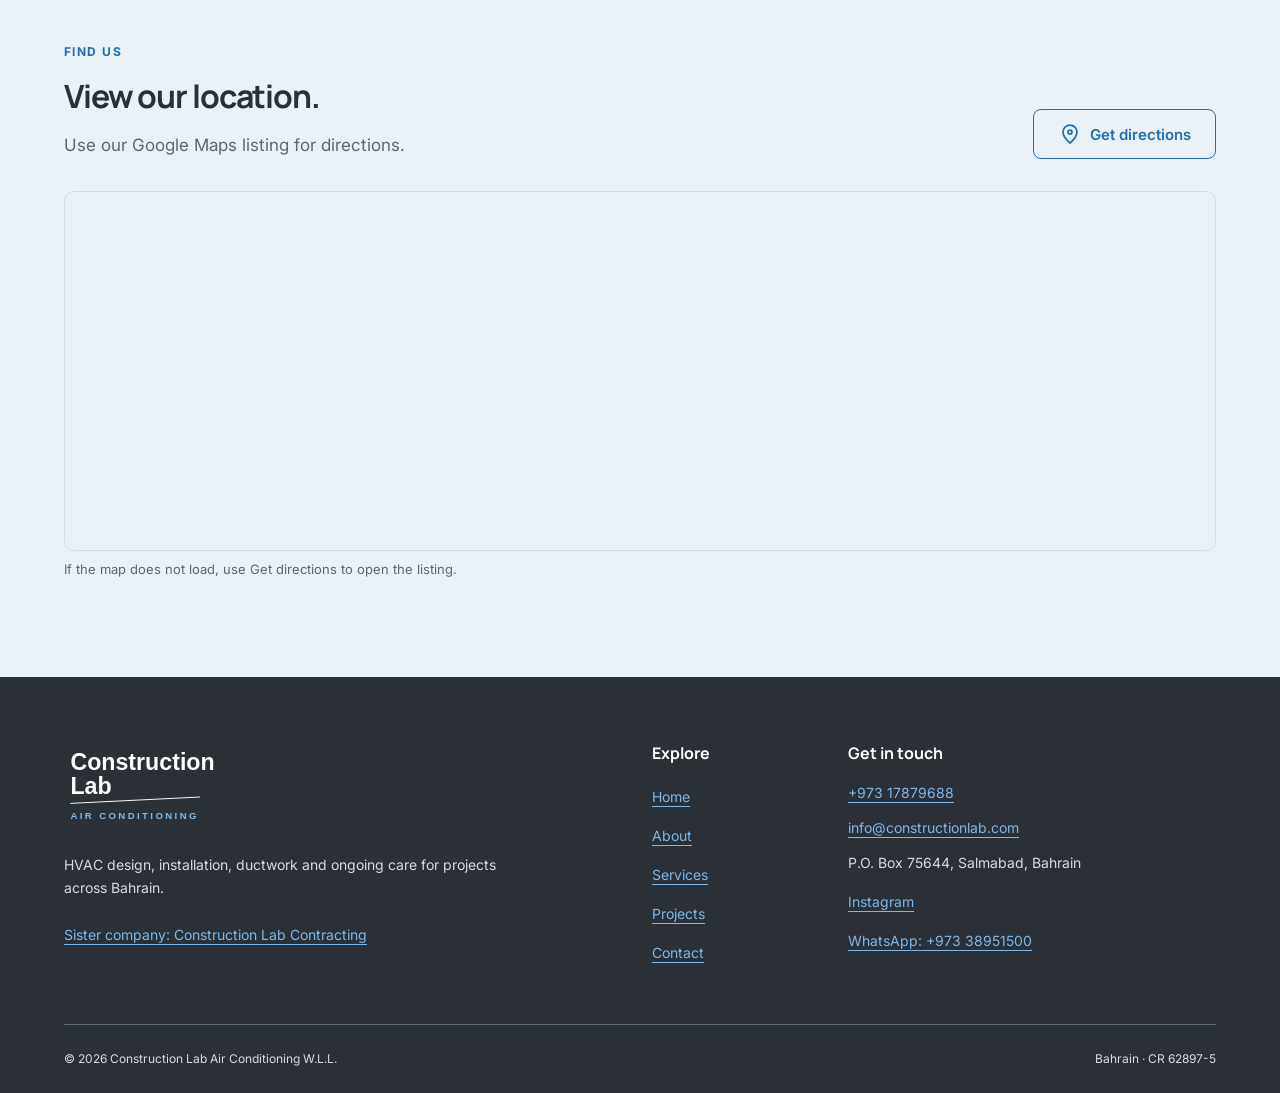
<file: contact.html>
<!doctype html>
<html lang="en">
<head>
  <meta charset="utf-8">
  <meta name="viewport" content="width=device-width, initial-scale=1, viewport-fit=cover">
  <meta name="theme-color" content="#2B2F36">
  <title>Contact &amp; request an HVAC quote in Bahrain | Construction Lab</title>
  <meta name="description" content="Discuss HVAC installation, ductwork, servicing or a maintenance contract with Construction Lab Air Conditioning W.L.L. in Bahrain. Email info@constructionlab.com.">
  <meta property="og:type" content="website">
  <meta property="og:locale" content="en_BH">
  <meta property="og:site_name" content="Construction Lab Air Conditioning W.L.L.">
  <meta property="og:title" content="Contact &amp; request an HVAC quote in Bahrain | Construction Lab">
  <meta property="og:description" content="Discuss HVAC installation, ductwork, servicing or a maintenance contract with Construction Lab Air Conditioning W.L.L. in Bahrain. Email info@constructionlab.com.">
  <!-- Canonical and og:url are populated from SITE_URL. No guessed domain is published. -->
  <link rel="icon" href="assets/favicon.svg" type="image/svg+xml">
  <link rel="preconnect" href="https://fonts.googleapis.com">
  <link rel="preconnect" href="https://fonts.gstatic.com" crossorigin>
  <link rel="stylesheet" href="https://fonts.googleapis.com/css2?family=Inter:wght@400;500;600;700&amp;family=Manrope:wght@700&amp;display=swap">
  <link rel="stylesheet" href="css/styles.css">
  <script src="js/config.js" defer></script>
  <script src="js/main.js" defer></script>
  <script id="business-schema" type="application/ld+json">{"@context":"https://schema.org","@type":"HVACBusiness","name":"Construction Lab Air Conditioning W.L.L.","description":"HVAC design, installation, ductwork, testing and commissioning, servicing and maintenance contracts in Bahrain.","email":"info@constructionlab.com","areaServed":{"@type":"Country","name":"Bahrain"},"identifier":"CR 62897-5"}</script>
</head>
<body data-page="contact">
  <!-- SHARED HEADER START: the same markup is in partials/header.html. -->
  <a class="skip-link" href="#main">Skip to content</a>
  <svg class="icon-sprite" xmlns="http://www.w3.org/2000/svg" aria-hidden="true" focusable="false">
    <defs>
      <symbol id="i-menu" viewBox="0 0 24 24"><path d="M4 6h16M4 12h16M4 18h16"/></symbol>
      <symbol id="i-arrow" viewBox="0 0 24 24"><path d="M4 12h16m-6-6 6 6-6 6"/></symbol>
      <symbol id="i-design" viewBox="0 0 24 24"><path d="m4 16 12-12 4 4L8 20H4v-4Zm10-10 4 4M4 4h6M4 4v6M20 14v6h-6"/></symbol>
      <symbol id="i-install" viewBox="0 0 24 24"><rect x="3" y="4" width="18" height="9" rx="2"/><path d="M6 10h12M7 16v4m5-4v5m5-5v4M17 7h1"/></symbol>
      <symbol id="i-duct" viewBox="0 0 24 24"><path d="M3 4h9a8 8 0 0 1 8 8v9h-6v-9a2 2 0 0 0-2-2H3V4Zm4 0v6m7 5h6M3 3v8m10 10h8"/></symbol>
      <symbol id="i-test" viewBox="0 0 24 24"><path d="M8 4H5v17h14V4h-3"/><rect x="8" y="2" width="8" height="5" rx="1"/><path d="m8 13 3 3 5-6"/></symbol>
      <symbol id="i-service" viewBox="0 0 24 24"><path d="M14 4a6 6 0 0 0-7 7L3 15a3 3 0 0 0 4 4l4-4a6 6 0 0 0 7-7l-4 4-3-3 3-5Z"/></symbol>
      <symbol id="i-calendar" viewBox="0 0 24 24"><rect x="3" y="5" width="18" height="16" rx="2"/><path d="M7 3v4m10-4v4M3 10h18m-14 5 3 3 6-6"/></symbol>
      <symbol id="i-phone" viewBox="0 0 24 24"><path d="m7 3 3 5-3 2c1 3 3 5 6 6l2-3 5 3-1 4C10 22 2 14 3 5l4-2Z"/></symbol>
      <symbol id="i-chat" viewBox="0 0 24 24"><path d="M21 11a9 9 0 0 1-13 8l-5 2 1-5A9 9 0 1 1 21 11Z"/><path d="M8 10h8M8 14h5"/></symbol>
      <symbol id="i-location" viewBox="0 0 24 24"><path d="M19 10c0 5-7 11-7 11S5 15 5 10a7 7 0 1 1 14 0Z"/><circle cx="12" cy="10" r="2"/></symbol>
      <symbol id="i-check" viewBox="0 0 24 24"><circle cx="12" cy="12" r="9"/><path d="m7 12 3 3 7-7"/></symbol>
      <symbol id="i-building" viewBox="0 0 24 24"><path d="M4 21V3h11v18m0-12h5v12M2 21h20M8 7h3M8 11h3M8 15h3m-3 6v-3h3v3"/></symbol>
    </defs>
  </svg>
  <header class="site-header">
    <div class="container header-inner">
      <a class="brand" href="index.html" aria-label="Construction Lab Air Conditioning home"><img src="assets/logo.svg" width="128" height="57" alt="Construction Lab Air Conditioning"></a>
      <div class="header-controls">
        <a class="button button--quote" href="contact.html#quote-form" data-track="quote">Get a quote</a>
        <button class="menu-toggle" type="button" aria-expanded="false" aria-controls="primary-navigation" aria-label="Open navigation"><svg class="icon" aria-hidden="true"><use href="#i-menu"/></svg></button>
      </div>
      <nav class="navigation" id="primary-navigation" aria-label="Main navigation">
        <ul class="nav-links">
          <li><a href="index.html">Home</a></li>
          <li><a href="about.html">About</a></li>
          <li><a href="services.html">Services</a></li>
          <li><a href="projects.html">Projects</a></li>
          <li><a href="contact.html" aria-current="page">Contact</a></li>
        </ul>
        <div class="header-actions">
          <a class="header-phone" href="tel:+97317879688" data-contact="phone" aria-label="Call +973 17879688"><span data-config="PHONE">+973 17879688</span></a>
          <a class="button button--outline" href="https://wa.me/97338951500" data-contact="whatsapp" aria-label="Chat on WhatsApp">WhatsApp</a>
          <a class="button button--quote" href="contact.html#quote-form" data-track="quote">Get a quote</a>
        </div>
      </nav>
    </div>
  </header>
  <!-- SHARED HEADER END -->
<main id="main" tabindex="-1">

<section class="page-hero ice"><div class="container"><nav class="breadcrumb" aria-label="Breadcrumb"><ol><li><a href="index.html">Home</a></li><li aria-current="page">Contact</li></ol></nav><p class="eyebrow">Contact · Construction Lab</p><h1>Tell us what your project needs.</h1><p class="intro">Enquire about a new installation, ductwork, servicing or a maintenance contract.</p></div></section>
<section class="section" aria-labelledby="quote-title"><div class="container grid contact-layout"><div class="contact-form-wrap"><div class="section-heading"><p class="eyebrow">Start an enquiry</p><h2 id="quote-title">Request a quote.</h2><p>All fields are required except Company.</p></div><noscript><p class="contact-note">Please enable JavaScript to use this form, or email <a href="mailto:info@constructionlab.com">info@constructionlab.com</a>.</p></noscript><form id="quote-form" method="post" action="contact.html#quote-form" aria-labelledby="quote-title"><fieldset id="quote-fields" disabled><legend class="sr-only">Your enquiry details</legend><div class="form-grid">
<div class="form-field"><label for="name">Name</label><input type="text" id="name" name="name" required autocomplete="name" maxlength="100" aria-describedby="name-error"><p class="field-error" id="name-error" hidden></p></div>
<div class="form-field"><label for="company">Company <span>(optional)</span></label><input type="text" id="company" name="company" autocomplete="organization" maxlength="150" aria-describedby="company-error"><p class="field-error" id="company-error" hidden></p></div>
<div class="form-field"><label for="phone">Phone or WhatsApp</label><input type="tel" id="phone" name="phone" required autocomplete="tel" inputmode="tel" maxlength="25" aria-describedby="phone-error"><p class="field-error" id="phone-error" hidden></p></div>
<div class="form-field"><label for="email">Email</label><input type="email" id="email" name="email" required autocomplete="email" maxlength="254" aria-describedby="email-error"><p class="field-error" id="email-error" hidden></p></div>
<div class="form-field"><label for="service">Service needed</label><select name="service" id="service" required aria-describedby="service-error"><option value="">Select a service</option><option value="New installation">New installation</option><option value="Servicing">Servicing</option><option value="Maintenance contract">Maintenance contract</option><option value="Ductwork">Ductwork</option><option value="Other">Other</option></select><p class="field-error" id="service-error" hidden></p></div>
<div class="form-field"><label for="location">Project location</label><input type="text" id="location" name="location" required autocomplete="address-level2" maxlength="200" aria-describedby="location-error"><p class="field-error" id="location-error" hidden></p></div>
<div class="form-field form-wide"><label for="message">Message</label><textarea name="message" id="message" required maxlength="4000" rows="6" aria-describedby="message-help message-error"></textarea><p class="form-help" id="message-help">Tell us about the space, the work needed and your preferred timing.</p><p class="field-error" id="message-error" hidden></p></div></div><div class="honeypot" aria-hidden="true"><label for="website">Leave this field empty</label><input type="text" name="website" id="website" tabindex="-1" autocomplete="off"></div><div class="form-actions actions"><button class="button" type="submit"><span data-form-submit-label>Send by email</span> <svg class="icon" aria-hidden="true"><use href="#i-arrow"/></svg></button><button class="button button--outline" type="button" id="form-whatsapp">Send on WhatsApp</button></div><p class="form-help">Choose email or WhatsApp. Your details open as a draft in the selected app. Review the message and press Send.</p></fieldset><p class="form-status" id="form-status" role="status" aria-live="polite" aria-atomic="true" hidden></p></form></div>
<aside class="contact-sidebar" id="contact-details" aria-labelledby="details-title"><div class="card"><p class="eyebrow">Speak with us</p><h2 id="details-title">Contact details</h2><dl class="contact-list"><dt>Phone</dt><dd><a href="tel:+97317879688" data-contact="phone"><span data-config="PHONE">+973 17879688</span></a></dd><dt>Fax</dt><dd><span data-config="FAX">+973 17786234</span></dd><dt>WhatsApp</dt><dd><a href="https://wa.me/97338951500" data-contact="whatsapp"><span data-config="WHATSAPP">+973 38951500</span></a></dd><dt>Email</dt><dd><a href="mailto:info@constructionlab.com" data-email><span data-config="EMAIL">info@constructionlab.com</span></a></dd><dt>Address</dt><dd><span data-config="ADDRESS">P.O. Box 75644, Salmabad, Bahrain</span></dd><dt>Instagram</dt><dd><a href="https://www.instagram.com/cl_airconditioning/" data-config-link="INSTAGRAM_URL">@cl_airconditioning</a></dd></dl></div></aside></div></section>
<section class="section ice" aria-labelledby="directions-title"><div class="container"><div class="heading-row"><div class="section-heading"><p class="eyebrow">Find us</p><h2 id="directions-title">View our location.</h2><p>Use our Google Maps listing for directions.</p></div><a class="button button--outline" href="https://www.google.com/maps/place/CONSTRUCTION+LAB+AIR+CONDITIONING/@26.1798398,50.5284955,17z/data=!3m1!4b1!4m6!3m5!1s0x3e49af007eb149f1:0xc47edba2eb737f6b!8m2!3d26.1798398!4d50.5284955!16s%2Fg%2F11lds148wd" data-config-link="MAPS_URL"><svg class="icon" aria-hidden="true"><use href="#i-location"/></svg>Get directions</a></div><iframe class="map-frame" title="Map showing the supplied Construction Lab Air Conditioning location in Bahrain" src="https://maps.google.com/maps?q=26.1798398%2C50.5284955&amp;z=16&amp;output=embed" width="1152" height="360" loading="lazy" referrerpolicy="no-referrer-when-downgrade"></iframe><p class="form-help">If the map does not load, use Get directions to open the listing.</p></div></section>
</main>
  <!-- SHARED FOOTER START: the same markup is in partials/footer.html. -->
  <footer class="site-footer">
    <div class="container">
      <div class="grid footer-grid">
        <div>
          <a class="footer-brand" href="index.html" aria-label="Construction Lab Air Conditioning home"><img src="assets/logo-light.svg" width="200" height="88" alt="Construction Lab Air Conditioning"></a>
          <p>HVAC design, installation, ductwork and ongoing care for projects across Bahrain.</p>
          <p><a href="https://www.linkedin.com/company/construction-lab-contracting-w-l-l/" data-config-link="SISTER_COMPANY_URL">Sister company: Construction Lab Contracting</a></p>
        </div>
        <div>
          <h2>Explore</h2>
          <ul class="footer-links"><li><a href="index.html">Home</a></li><li><a href="about.html">About</a></li><li><a href="services.html">Services</a></li><li><a href="projects.html">Projects</a></li><li><a href="contact.html">Contact</a></li></ul>
        </div>
        <div class="footer-contact">
          <h2>Get in touch</h2>
          <address><p><a href="tel:+97317879688" data-contact="phone" aria-label="Call +973 17879688"><span data-config="PHONE">+973 17879688</span></a></p><p><a href="mailto:info@constructionlab.com" data-email><span data-config="EMAIL">info@constructionlab.com</span></a></p><p data-config="ADDRESS">P.O. Box 75644, Salmabad, Bahrain</p></address>
          <ul class="footer-links"><li><a href="https://www.instagram.com/cl_airconditioning/" data-config-link="INSTAGRAM_URL">Instagram</a></li><li><a href="https://wa.me/97338951500" data-contact="whatsapp" aria-label="Chat on WhatsApp">WhatsApp: <span data-config="WHATSAPP">+973 38951500</span></a></li></ul>
        </div>
      </div>
      <div class="footer-bottom"><p>© <span data-year>2026</span> <span data-config="COMPANY_NAME">Construction Lab Air Conditioning W.L.L.</span></p><p>Bahrain · CR 62897-5</p></div>
    </div>
  </footer>
  <nav class="mobile-actions" aria-label="Quick contact">
    <a class="button button--outline" href="tel:+97317879688" data-contact="phone" aria-label="Call +973 17879688"><svg class="icon" aria-hidden="true"><use href="#i-phone"/></svg>Call</a>
    <a class="button button--outline" href="https://wa.me/97338951500" data-contact="whatsapp" aria-label="Chat on WhatsApp"><svg class="icon" aria-hidden="true"><use href="#i-chat"/></svg>WhatsApp</a>
    <a class="button button--quote" href="contact.html#quote-form" data-track="quote">Get a quote</a>
  </nav>
  <!-- SHARED FOOTER END -->
</body>
</html>
</file>
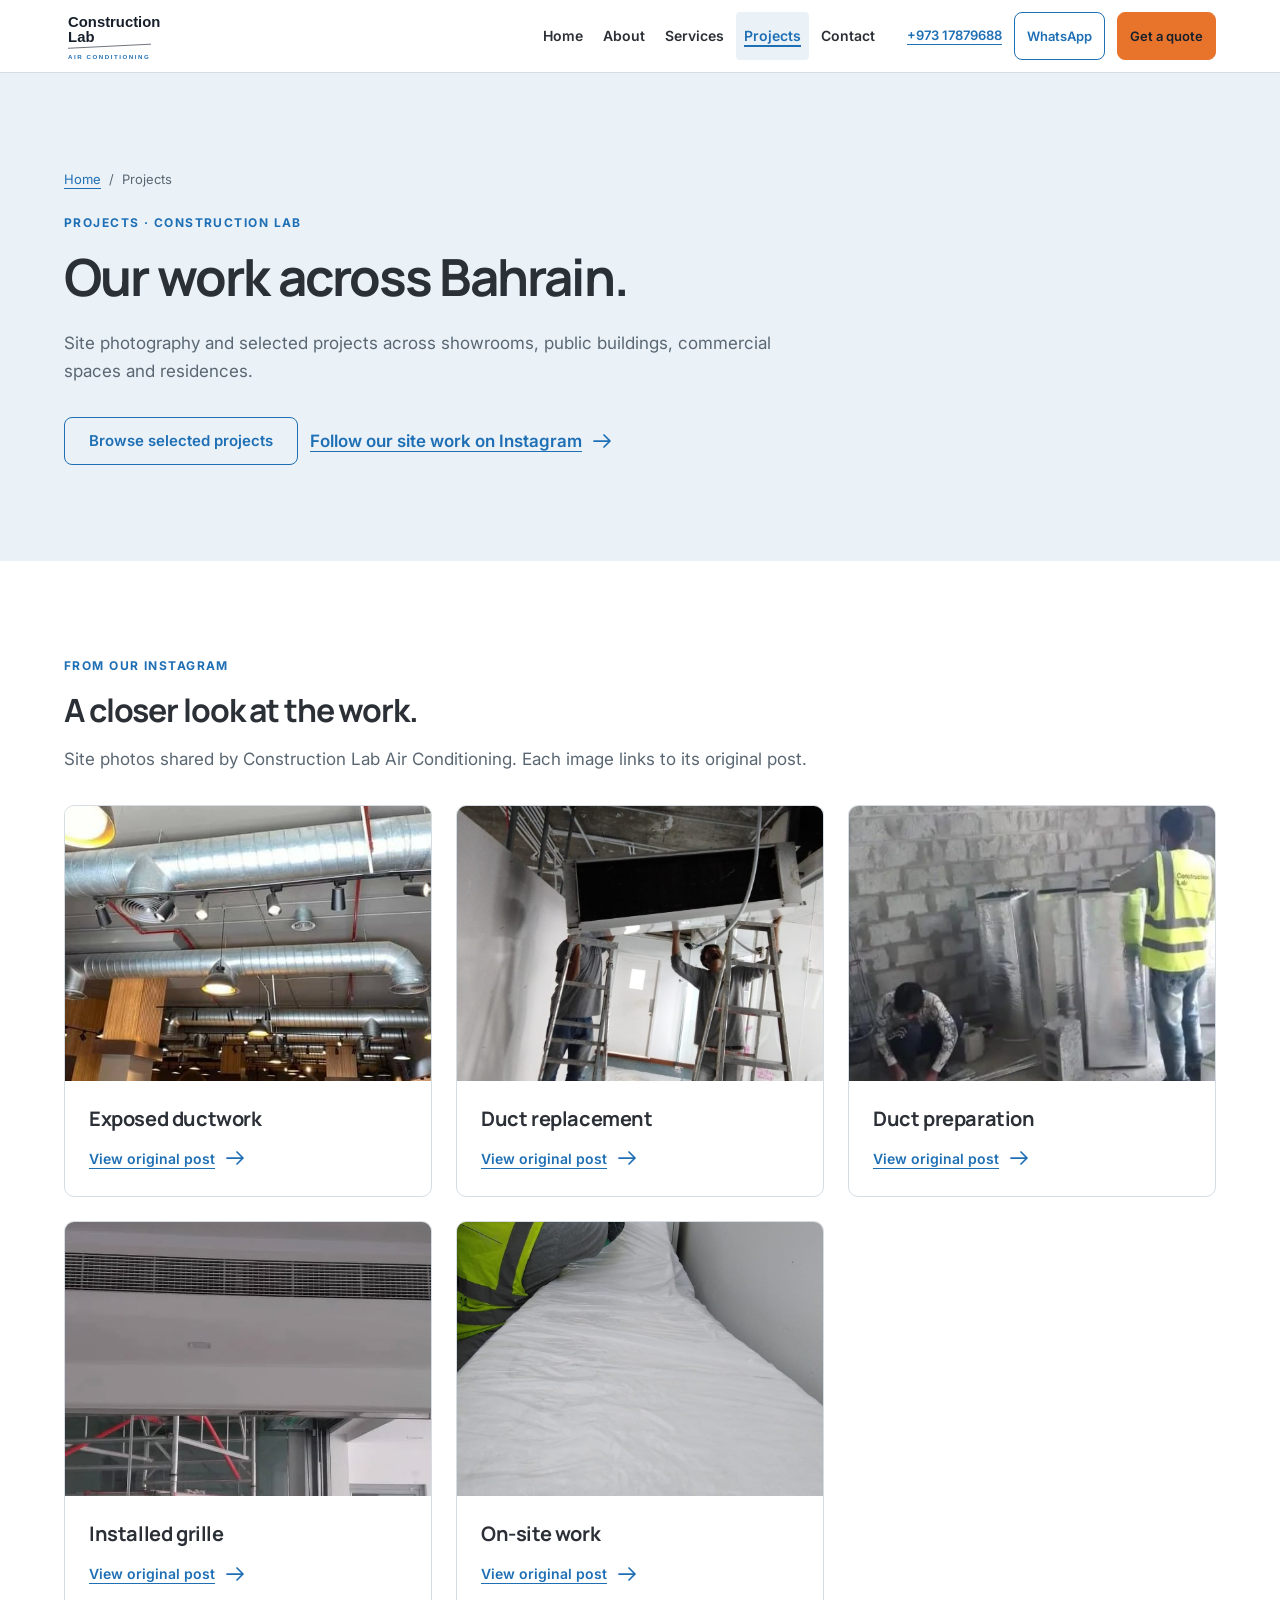
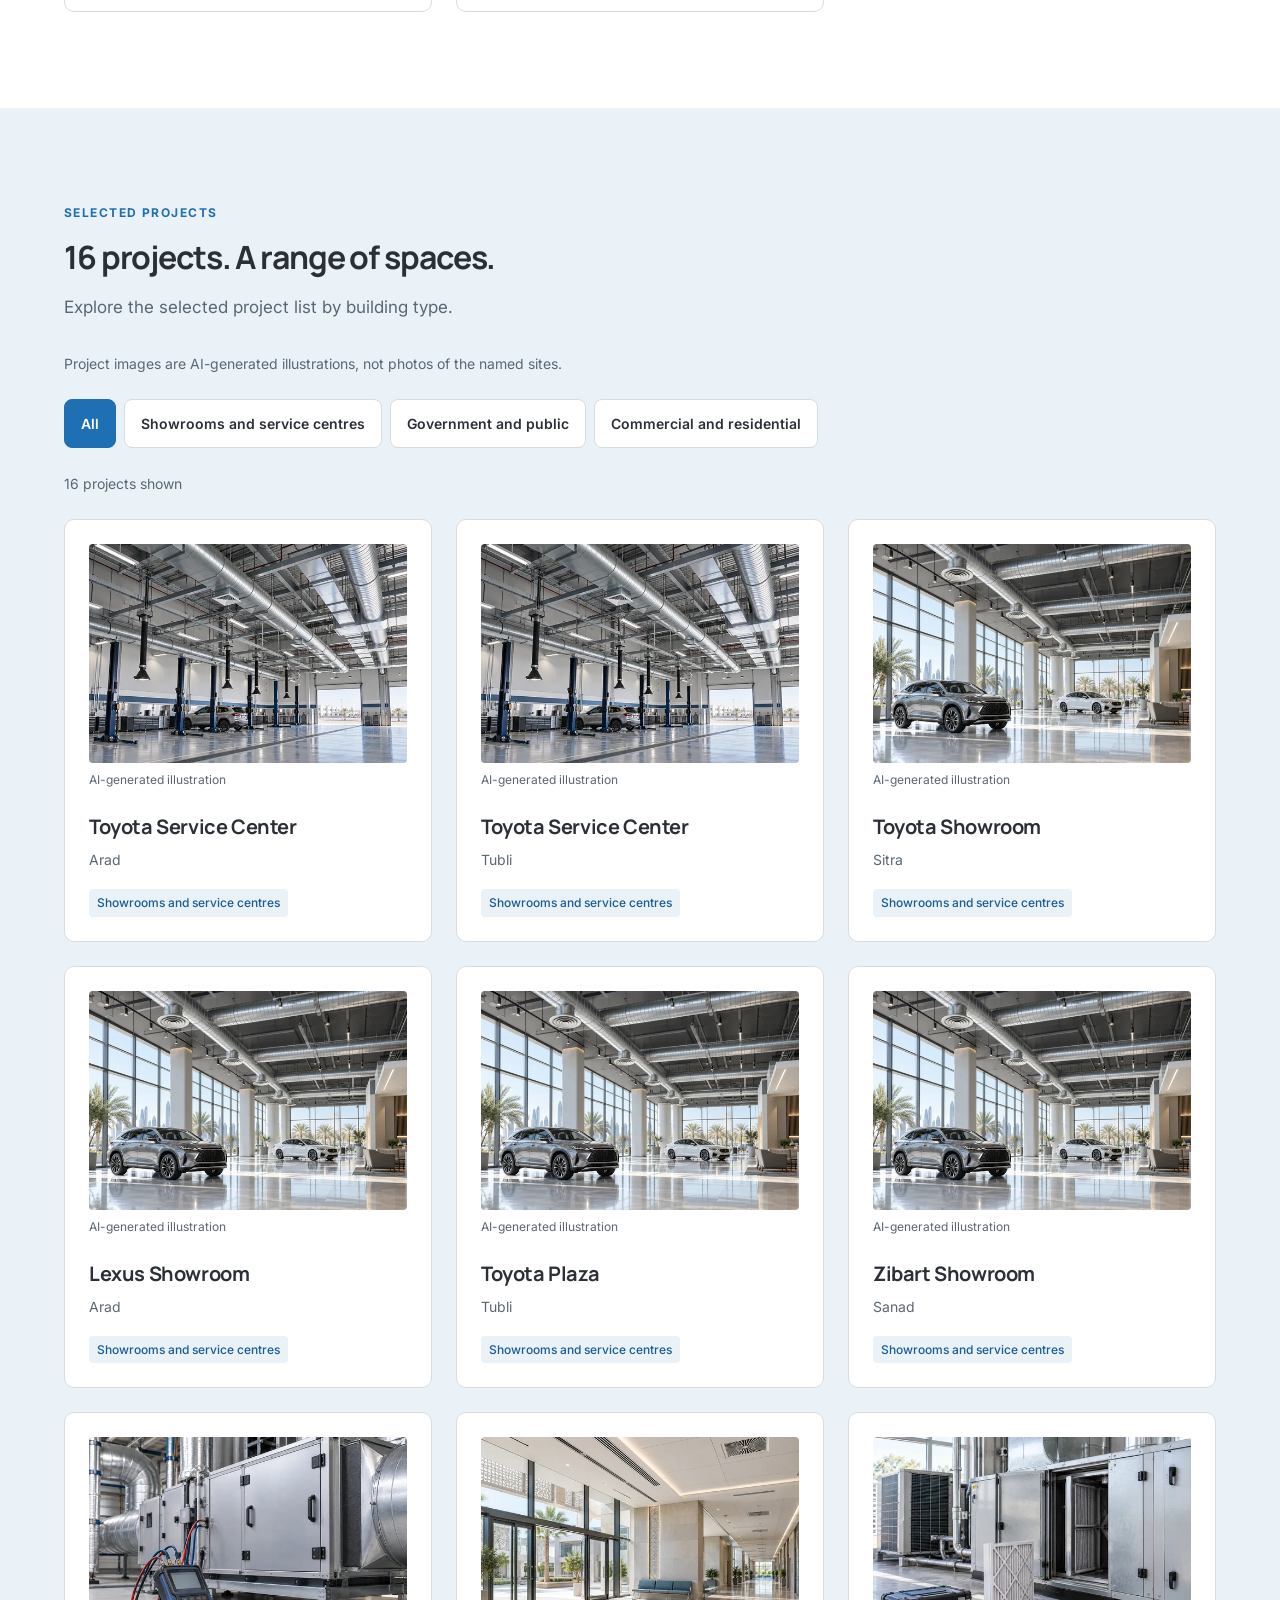
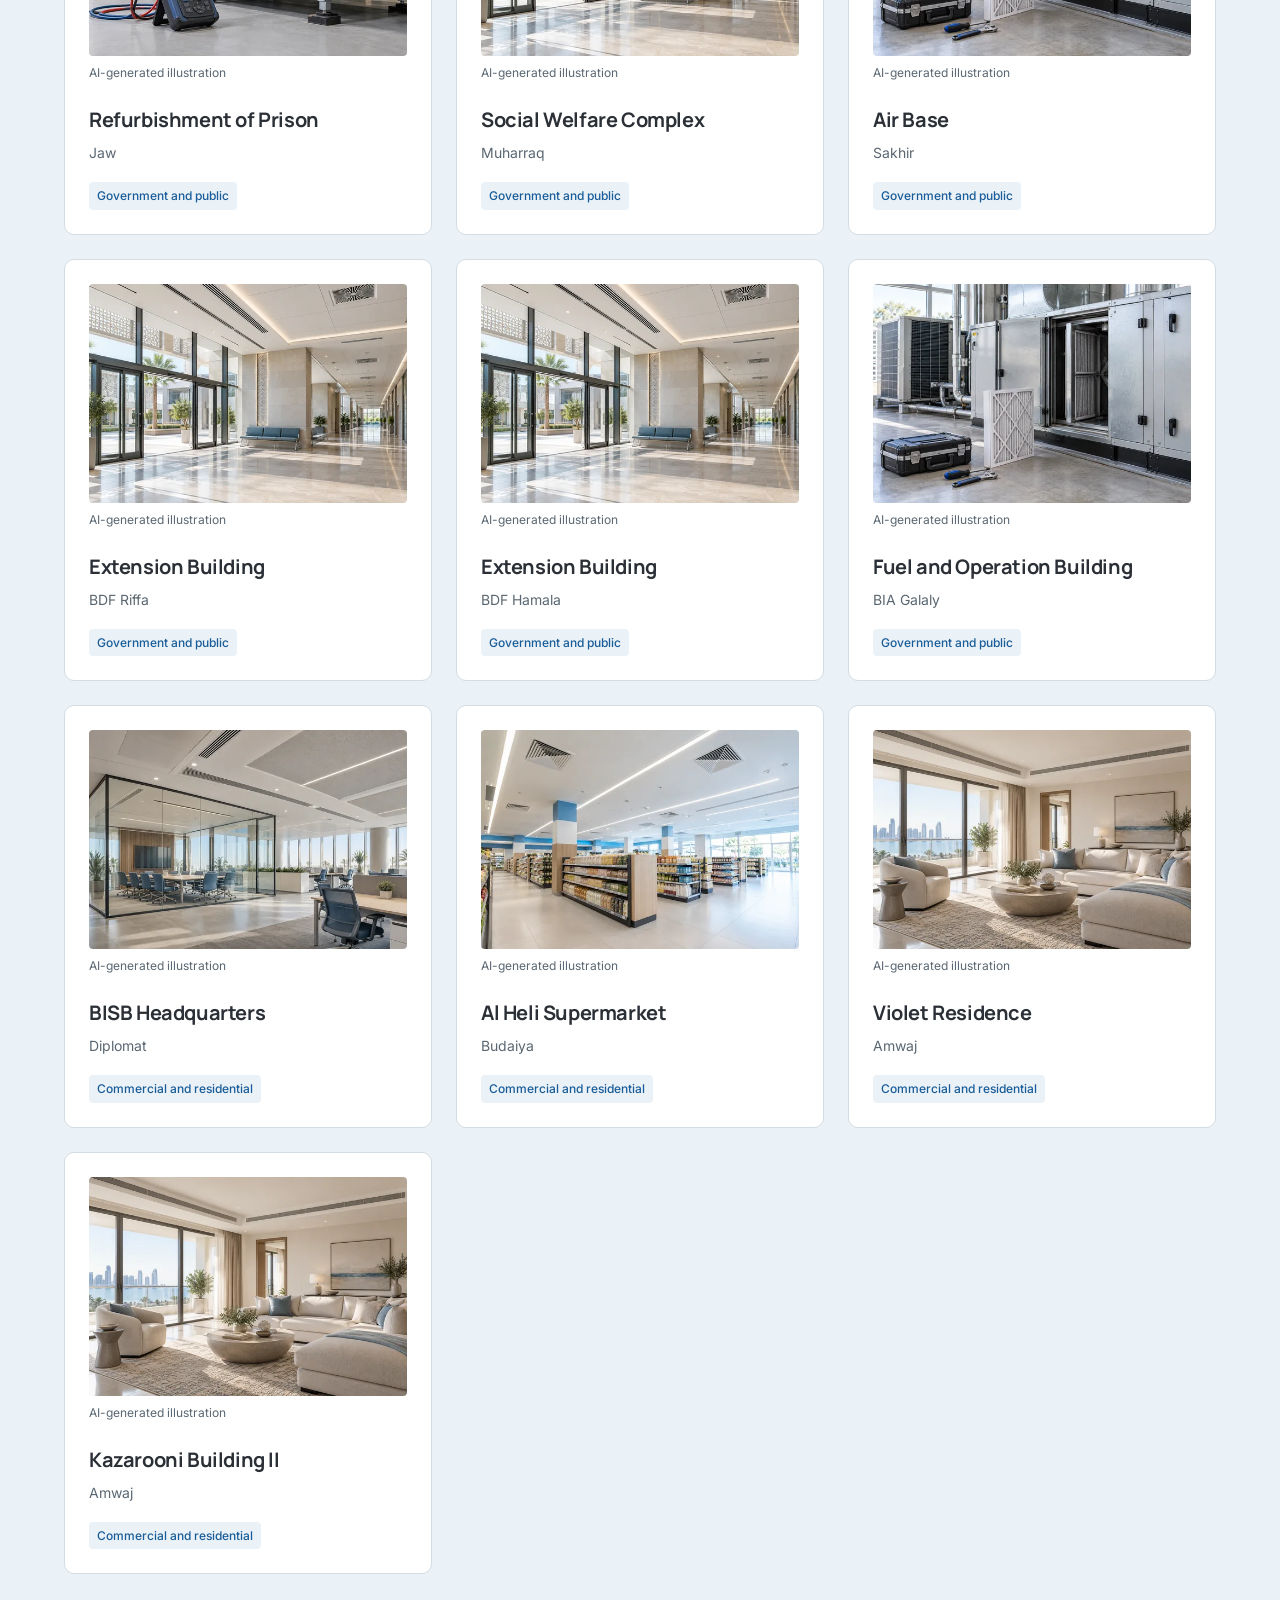
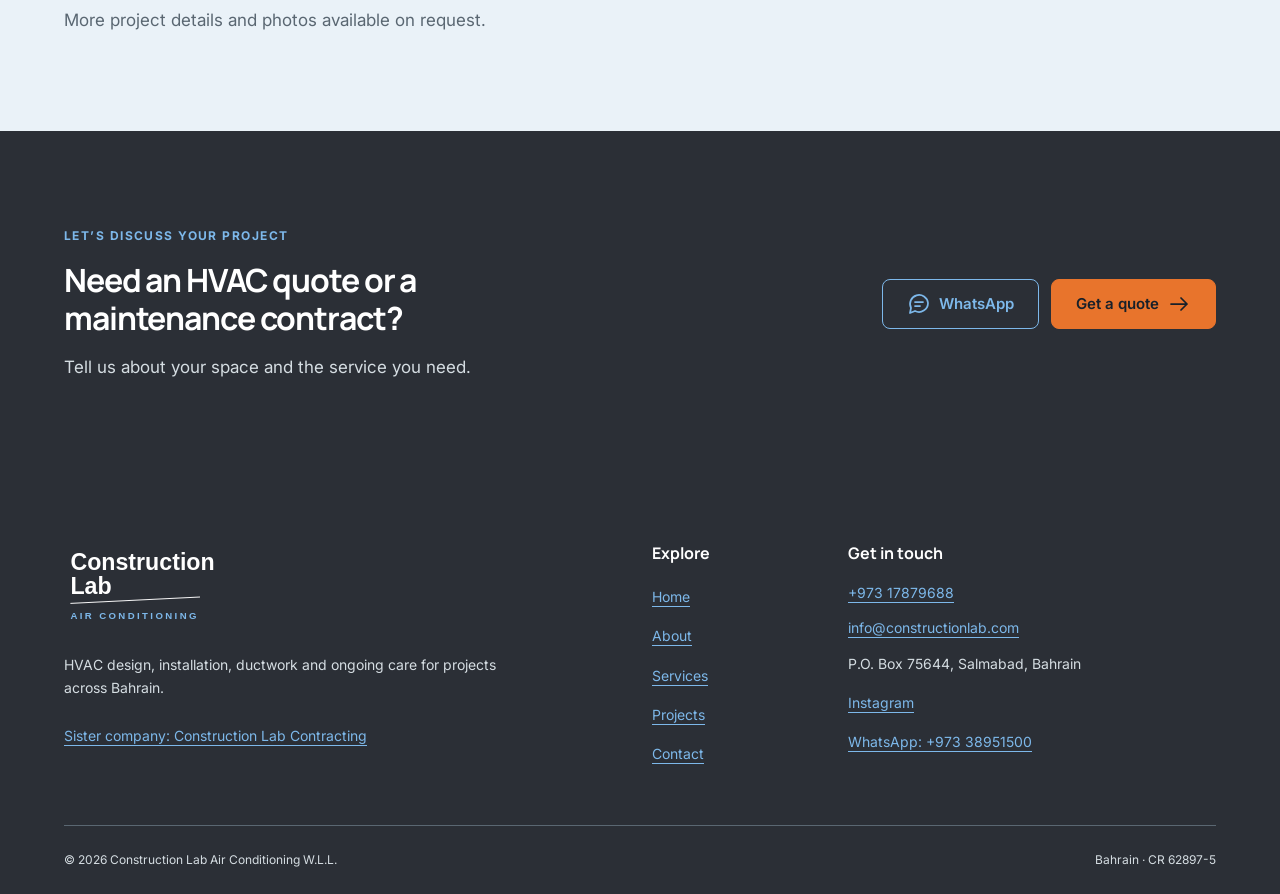
<file: projects.html>
<!doctype html>
<html lang="en">
<head>
  <meta charset="utf-8">
  <meta name="viewport" content="width=device-width, initial-scale=1, viewport-fit=cover">
  <meta name="theme-color" content="#2B2F36">
  <title>HVAC projects &amp; site photos in Bahrain | Construction Lab</title>
  <meta name="description" content="View Construction Lab Air Conditioning site photos and 16 selected projects across showrooms, public buildings, commercial and residential properties in Bahrain.">
  <meta property="og:type" content="website">
  <meta property="og:locale" content="en_BH">
  <meta property="og:site_name" content="Construction Lab Air Conditioning W.L.L.">
  <meta property="og:title" content="HVAC projects &amp; site photos in Bahrain | Construction Lab">
  <meta property="og:description" content="View Construction Lab Air Conditioning site photos and 16 selected projects across showrooms, public buildings, commercial and residential properties in Bahrain.">
  <!-- Canonical and og:url are populated from SITE_URL. No guessed domain is published. -->
  <link rel="icon" href="assets/favicon.svg" type="image/svg+xml">
  <link rel="preconnect" href="https://fonts.googleapis.com">
  <link rel="preconnect" href="https://fonts.gstatic.com" crossorigin>
  <link rel="stylesheet" href="https://fonts.googleapis.com/css2?family=Inter:wght@400;500;600;700&amp;family=Manrope:wght@700&amp;display=swap">
  <link rel="stylesheet" href="css/styles.css">
  <script src="js/config.js" defer></script>
  <script src="js/main.js" defer></script>
  <script id="business-schema" type="application/ld+json">{"@context":"https://schema.org","@type":"HVACBusiness","name":"Construction Lab Air Conditioning W.L.L.","description":"HVAC design, installation, ductwork, testing and commissioning, servicing and maintenance contracts in Bahrain.","email":"info@constructionlab.com","areaServed":{"@type":"Country","name":"Bahrain"},"identifier":"CR 62897-5"}</script>
</head>
<body data-page="projects">
  <!-- SHARED HEADER START: the same markup is in partials/header.html. -->
  <a class="skip-link" href="#main">Skip to content</a>
  <svg class="icon-sprite" xmlns="http://www.w3.org/2000/svg" aria-hidden="true" focusable="false">
    <defs>
      <symbol id="i-menu" viewBox="0 0 24 24"><path d="M4 6h16M4 12h16M4 18h16"/></symbol>
      <symbol id="i-arrow" viewBox="0 0 24 24"><path d="M4 12h16m-6-6 6 6-6 6"/></symbol>
      <symbol id="i-design" viewBox="0 0 24 24"><path d="m4 16 12-12 4 4L8 20H4v-4Zm10-10 4 4M4 4h6M4 4v6M20 14v6h-6"/></symbol>
      <symbol id="i-install" viewBox="0 0 24 24"><rect x="3" y="4" width="18" height="9" rx="2"/><path d="M6 10h12M7 16v4m5-4v5m5-5v4M17 7h1"/></symbol>
      <symbol id="i-duct" viewBox="0 0 24 24"><path d="M3 4h9a8 8 0 0 1 8 8v9h-6v-9a2 2 0 0 0-2-2H3V4Zm4 0v6m7 5h6M3 3v8m10 10h8"/></symbol>
      <symbol id="i-test" viewBox="0 0 24 24"><path d="M8 4H5v17h14V4h-3"/><rect x="8" y="2" width="8" height="5" rx="1"/><path d="m8 13 3 3 5-6"/></symbol>
      <symbol id="i-service" viewBox="0 0 24 24"><path d="M14 4a6 6 0 0 0-7 7L3 15a3 3 0 0 0 4 4l4-4a6 6 0 0 0 7-7l-4 4-3-3 3-5Z"/></symbol>
      <symbol id="i-calendar" viewBox="0 0 24 24"><rect x="3" y="5" width="18" height="16" rx="2"/><path d="M7 3v4m10-4v4M3 10h18m-14 5 3 3 6-6"/></symbol>
      <symbol id="i-phone" viewBox="0 0 24 24"><path d="m7 3 3 5-3 2c1 3 3 5 6 6l2-3 5 3-1 4C10 22 2 14 3 5l4-2Z"/></symbol>
      <symbol id="i-chat" viewBox="0 0 24 24"><path d="M21 11a9 9 0 0 1-13 8l-5 2 1-5A9 9 0 1 1 21 11Z"/><path d="M8 10h8M8 14h5"/></symbol>
      <symbol id="i-location" viewBox="0 0 24 24"><path d="M19 10c0 5-7 11-7 11S5 15 5 10a7 7 0 1 1 14 0Z"/><circle cx="12" cy="10" r="2"/></symbol>
      <symbol id="i-check" viewBox="0 0 24 24"><circle cx="12" cy="12" r="9"/><path d="m7 12 3 3 7-7"/></symbol>
      <symbol id="i-building" viewBox="0 0 24 24"><path d="M4 21V3h11v18m0-12h5v12M2 21h20M8 7h3M8 11h3M8 15h3m-3 6v-3h3v3"/></symbol>
    </defs>
  </svg>
  <header class="site-header">
    <div class="container header-inner">
      <a class="brand" href="index.html" aria-label="Construction Lab Air Conditioning home"><img src="assets/logo.svg" width="128" height="57" alt="Construction Lab Air Conditioning"></a>
      <div class="header-controls">
        <a class="button button--quote" href="contact.html#quote-form" data-track="quote">Get a quote</a>
        <button class="menu-toggle" type="button" aria-expanded="false" aria-controls="primary-navigation" aria-label="Open navigation"><svg class="icon" aria-hidden="true"><use href="#i-menu"/></svg></button>
      </div>
      <nav class="navigation" id="primary-navigation" aria-label="Main navigation">
        <ul class="nav-links">
          <li><a href="index.html">Home</a></li>
          <li><a href="about.html">About</a></li>
          <li><a href="services.html">Services</a></li>
          <li><a href="projects.html" aria-current="page">Projects</a></li>
          <li><a href="contact.html">Contact</a></li>
        </ul>
        <div class="header-actions">
          <a class="header-phone" href="tel:+97317879688" data-contact="phone" aria-label="Call +973 17879688"><span data-config="PHONE">+973 17879688</span></a>
          <a class="button button--outline" href="https://wa.me/97338951500" data-contact="whatsapp" aria-label="Chat on WhatsApp">WhatsApp</a>
          <a class="button button--quote" href="contact.html#quote-form" data-track="quote">Get a quote</a>
        </div>
      </nav>
    </div>
  </header>
  <!-- SHARED HEADER END -->
<main id="main" tabindex="-1">

<section class="page-hero ice"><div class="container"><nav class="breadcrumb" aria-label="Breadcrumb"><ol><li><a href="index.html">Home</a></li><li aria-current="page">Projects</li></ol></nav><p class="eyebrow">Projects · Construction Lab</p><h1>Our work across Bahrain.</h1><p class="intro">Site photography and selected projects across showrooms, public buildings, commercial spaces and residences.</p><div class="actions"><a class="button button--outline" href="#selected-projects">Browse selected projects</a><a class="text-link" href="https://www.instagram.com/cl_airconditioning/" data-config-link="INSTAGRAM_URL">Follow our site work on Instagram <svg class="icon" aria-hidden="true"><use href="#i-arrow"/></svg></a></div></div></section>
<section class="section" aria-labelledby="gallery-title"><div class="container"><div class="section-heading"><p class="eyebrow">From our Instagram</p><h2 id="gallery-title">A closer look at the work.</h2><p>Site photos shared by Construction Lab Air Conditioning. Each image links to its original post.</p></div><div class="grid site-gallery"><figure class="site-gallery-card"><img class="site-photo" src="assets/images/instagram-exposed-ductwork.jpg" width="540" height="540" alt="Circular metal ductwork and ceiling outlets in a retail interior" loading="lazy" decoding="async"><figcaption><h3>Exposed ductwork</h3><a class="text-link" href="https://www.instagram.com/cl_airconditioning/p/Cir_DEXMohZ/">View original post <svg class="icon" aria-hidden="true"><use href="#i-arrow"/></svg></a></figcaption></figure><figure class="site-gallery-card"><img class="site-photo" src="assets/images/instagram-duct-replacement.jpg" width="1080" height="1080" alt="Site workers handling a rectangular duct below a ceiling" loading="lazy" decoding="async"><figcaption><h3>Duct replacement</h3><a class="text-link" href="https://www.instagram.com/cl_airconditioning/p/CucA4TFsxYo/">View original post <svg class="icon" aria-hidden="true"><use href="#i-arrow"/></svg></a></figcaption></figure><figure class="site-gallery-card"><img class="site-photo" src="assets/images/instagram-duct-preparation.jpg" width="640" height="640" alt="Workers preparing insulated duct sections on site" loading="lazy" decoding="async"><figcaption><h3>Duct preparation</h3><a class="text-link" href="https://www.instagram.com/cl_airconditioning/p/Ci_9-12sdlw/">View original post <svg class="icon" aria-hidden="true"><use href="#i-arrow"/></svg></a></figcaption></figure><figure class="site-gallery-card"><img class="site-photo" src="assets/images/instagram-installed-grille.jpg" width="640" height="640" alt="A long air-conditioning grille above a glazed opening" loading="lazy" decoding="async"><figcaption><h3>Installed grille</h3><a class="text-link" href="https://www.instagram.com/cl_airconditioning/p/CijPwE0KbUT/">View original post <svg class="icon" aria-hidden="true"><use href="#i-arrow"/></svg></a></figcaption></figure><figure class="site-gallery-card"><img class="site-photo" src="assets/images/instagram-site-work.jpg" width="1080" height="1080" alt="Construction Lab worker carrying out work at a wall-mounted air-conditioning unit" loading="lazy" decoding="async"><figcaption><h3>On-site work</h3><a class="text-link" href="https://www.instagram.com/cl_airconditioning/p/Ci4MDOjql54/">View original post <svg class="icon" aria-hidden="true"><use href="#i-arrow"/></svg></a></figcaption></figure></div></div></section>
<section class="section ice" id="selected-projects" aria-labelledby="selected-title"><div class="container"><div class="section-heading"><p class="eyebrow">Selected projects</p><h2 id="selected-title">16 projects. A range of spaces.</h2><p>Explore the selected project list by building type.</p></div><p class="illustration-note">Project images are AI-generated illustrations, not photos of the named sites.</p><div class="filter-list" role="group" aria-label="Filter selected projects" hidden><button type="button" class="filter-button" data-filter="all" aria-pressed="true" aria-controls="project-grid">All</button><button type="button" class="filter-button" data-filter="showrooms" aria-pressed="false" aria-controls="project-grid">Showrooms and service centres</button><button type="button" class="filter-button" data-filter="public" aria-pressed="false" aria-controls="project-grid">Government and public</button><button type="button" class="filter-button" data-filter="commercial" aria-pressed="false" aria-controls="project-grid">Commercial and residential</button></div><p id="project-count" class="results-count" role="status" aria-live="polite">16 projects shown</p><div id="project-grid" class="grid cards-grid"><article class="card project-card" data-project-category="showrooms"><figure class="project-media" data-project-photo-file="assets/images/project-toyota-service-arad.jpg"><img class="generated-photo" src="assets/images/illustration-service-centre.webp" srcset="assets/images/illustration-service-centre-600.webp 600w, assets/images/illustration-service-centre.webp 1200w" sizes="(min-width: 900px) 350px, (min-width: 640px) 50vw, 100vw" width="1200" height="800" alt="AI-generated illustration: Generic vehicle workshop with exposed ventilation ducts. Not the named project." loading="lazy" decoding="async"><figcaption class="illustration-caption">AI-generated illustration</figcaption></figure><h3>Toyota Service Center</h3><p>Arad</p><span class="tag">Showrooms and service centres</span></article><article class="card project-card" data-project-category="showrooms"><figure class="project-media" data-project-photo-file="assets/images/project-toyota-service-tubli.jpg"><img class="generated-photo" src="assets/images/illustration-service-centre.webp" srcset="assets/images/illustration-service-centre-600.webp 600w, assets/images/illustration-service-centre.webp 1200w" sizes="(min-width: 900px) 350px, (min-width: 640px) 50vw, 100vw" width="1200" height="800" alt="AI-generated illustration: Generic vehicle workshop with exposed ventilation ducts. Not the named project." loading="lazy" decoding="async"><figcaption class="illustration-caption">AI-generated illustration</figcaption></figure><h3>Toyota Service Center</h3><p>Tubli</p><span class="tag">Showrooms and service centres</span></article><article class="card project-card" data-project-category="showrooms"><figure class="project-media" data-project-photo-file="assets/images/project-toyota-showroom-sitra.jpg"><img class="generated-photo" src="assets/images/illustration-showroom.webp" srcset="assets/images/illustration-showroom-600.webp 600w, assets/images/illustration-showroom.webp 1200w" sizes="(min-width: 900px) 350px, (min-width: 640px) 50vw, 100vw" width="1200" height="800" alt="AI-generated illustration: Generic automotive showroom with exposed ceiling ventilation ducts. Not the named project." loading="lazy" decoding="async"><figcaption class="illustration-caption">AI-generated illustration</figcaption></figure><h3>Toyota Showroom</h3><p>Sitra</p><span class="tag">Showrooms and service centres</span></article><article class="card project-card" data-project-category="showrooms"><figure class="project-media" data-project-photo-file="assets/images/project-lexus-showroom-arad.jpg"><img class="generated-photo" src="assets/images/illustration-showroom.webp" srcset="assets/images/illustration-showroom-600.webp 600w, assets/images/illustration-showroom.webp 1200w" sizes="(min-width: 900px) 350px, (min-width: 640px) 50vw, 100vw" width="1200" height="800" alt="AI-generated illustration: Generic automotive showroom with exposed ceiling ventilation ducts. Not the named project." loading="lazy" decoding="async"><figcaption class="illustration-caption">AI-generated illustration</figcaption></figure><h3>Lexus Showroom</h3><p>Arad</p><span class="tag">Showrooms and service centres</span></article><article class="card project-card" data-project-category="showrooms"><figure class="project-media" data-project-photo-file="assets/images/project-toyota-plaza-tubli.jpg"><img class="generated-photo" src="assets/images/illustration-showroom.webp" srcset="assets/images/illustration-showroom-600.webp 600w, assets/images/illustration-showroom.webp 1200w" sizes="(min-width: 900px) 350px, (min-width: 640px) 50vw, 100vw" width="1200" height="800" alt="AI-generated illustration: Generic automotive showroom with exposed ceiling ventilation ducts. Not the named project." loading="lazy" decoding="async"><figcaption class="illustration-caption">AI-generated illustration</figcaption></figure><h3>Toyota Plaza</h3><p>Tubli</p><span class="tag">Showrooms and service centres</span></article><article class="card project-card" data-project-category="showrooms"><figure class="project-media" data-project-photo-file="assets/images/project-zibart-showroom-sanad.jpg"><img class="generated-photo" src="assets/images/illustration-showroom.webp" srcset="assets/images/illustration-showroom-600.webp 600w, assets/images/illustration-showroom.webp 1200w" sizes="(min-width: 900px) 350px, (min-width: 640px) 50vw, 100vw" width="1200" height="800" alt="AI-generated illustration: Generic automotive showroom with exposed ceiling ventilation ducts. Not the named project." loading="lazy" decoding="async"><figcaption class="illustration-caption">AI-generated illustration</figcaption></figure><h3>Zibart Showroom</h3><p>Sanad</p><span class="tag">Showrooms and service centres</span></article><article class="card project-card" data-project-category="public"><figure class="project-media" data-project-photo-file="assets/images/project-prison-refurbishment-jaw.jpg"><img class="generated-photo" src="assets/images/illustration-testing.webp" srcset="assets/images/illustration-testing-600.webp 600w, assets/images/illustration-testing.webp 1200w" sizes="(min-width: 900px) 350px, (min-width: 640px) 50vw, 100vw" width="1200" height="800" alt="AI-generated illustration: Commissioning instruments beside an air-handling unit. Not the named project." loading="lazy" decoding="async"><figcaption class="illustration-caption">AI-generated illustration</figcaption></figure><h3>Refurbishment of Prison</h3><p>Jaw</p><span class="tag">Government and public</span></article><article class="card project-card" data-project-category="public"><figure class="project-media" data-project-photo-file="assets/images/project-social-welfare-muharraq.jpg"><img class="generated-photo" src="assets/images/illustration-public-building.webp" srcset="assets/images/illustration-public-building-600.webp 600w, assets/images/illustration-public-building.webp 1200w" sizes="(min-width: 900px) 350px, (min-width: 640px) 50vw, 100vw" width="1200" height="800" alt="AI-generated illustration: Generic public-building hall with ceiling air distribution. Not the named project." loading="lazy" decoding="async"><figcaption class="illustration-caption">AI-generated illustration</figcaption></figure><h3>Social Welfare Complex</h3><p>Muharraq</p><span class="tag">Government and public</span></article><article class="card project-card" data-project-category="public"><figure class="project-media" data-project-photo-file="assets/images/project-air-base-sakhir.jpg"><img class="generated-photo" src="assets/images/illustration-maintenance.webp" srcset="assets/images/illustration-maintenance-600.webp 600w, assets/images/illustration-maintenance.webp 1200w" sizes="(min-width: 900px) 350px, (min-width: 640px) 50vw, 100vw" width="1200" height="800" alt="AI-generated illustration: HVAC filter and maintenance tools beside an air-handling unit. Not the named project." loading="lazy" decoding="async"><figcaption class="illustration-caption">AI-generated illustration</figcaption></figure><h3>Air Base</h3><p>Sakhir</p><span class="tag">Government and public</span></article><article class="card project-card" data-project-category="public"><figure class="project-media" data-project-photo-file="assets/images/project-bdf-extension-riffa.jpg"><img class="generated-photo" src="assets/images/illustration-public-building.webp" srcset="assets/images/illustration-public-building-600.webp 600w, assets/images/illustration-public-building.webp 1200w" sizes="(min-width: 900px) 350px, (min-width: 640px) 50vw, 100vw" width="1200" height="800" alt="AI-generated illustration: Generic public-building hall with ceiling air distribution. Not the named project." loading="lazy" decoding="async"><figcaption class="illustration-caption">AI-generated illustration</figcaption></figure><h3>Extension Building</h3><p>BDF Riffa</p><span class="tag">Government and public</span></article><article class="card project-card" data-project-category="public"><figure class="project-media" data-project-photo-file="assets/images/project-bdf-extension-hamala.jpg"><img class="generated-photo" src="assets/images/illustration-public-building.webp" srcset="assets/images/illustration-public-building-600.webp 600w, assets/images/illustration-public-building.webp 1200w" sizes="(min-width: 900px) 350px, (min-width: 640px) 50vw, 100vw" width="1200" height="800" alt="AI-generated illustration: Generic public-building hall with ceiling air distribution. Not the named project." loading="lazy" decoding="async"><figcaption class="illustration-caption">AI-generated illustration</figcaption></figure><h3>Extension Building</h3><p>BDF Hamala</p><span class="tag">Government and public</span></article><article class="card project-card" data-project-category="public"><figure class="project-media" data-project-photo-file="assets/images/project-fuel-operation-bia-galaly.jpg"><img class="generated-photo" src="assets/images/illustration-maintenance.webp" srcset="assets/images/illustration-maintenance-600.webp 600w, assets/images/illustration-maintenance.webp 1200w" sizes="(min-width: 900px) 350px, (min-width: 640px) 50vw, 100vw" width="1200" height="800" alt="AI-generated illustration: HVAC filter and maintenance tools beside an air-handling unit. Not the named project." loading="lazy" decoding="async"><figcaption class="illustration-caption">AI-generated illustration</figcaption></figure><h3>Fuel and Operation Building</h3><p>BIA Galaly</p><span class="tag">Government and public</span></article><article class="card project-card" data-project-category="commercial"><figure class="project-media" data-project-photo-file="assets/images/project-bisb-headquarters-diplomat.jpg"><img class="generated-photo" src="assets/images/illustration-commercial.webp" srcset="assets/images/illustration-commercial-600.webp 600w, assets/images/illustration-commercial.webp 1200w" sizes="(min-width: 900px) 350px, (min-width: 640px) 50vw, 100vw" width="1200" height="800" alt="AI-generated illustration: Generic office interior with integrated ceiling air-conditioning diffusers. Not the named project." loading="lazy" decoding="async"><figcaption class="illustration-caption">AI-generated illustration</figcaption></figure><h3>BISB Headquarters</h3><p>Diplomat</p><span class="tag">Commercial and residential</span></article><article class="card project-card" data-project-category="commercial"><figure class="project-media" data-project-photo-file="assets/images/project-al-heli-supermarket-budaiya.jpg"><img class="generated-photo" src="assets/images/illustration-retail.webp" srcset="assets/images/illustration-retail-600.webp 600w, assets/images/illustration-retail.webp 1200w" sizes="(min-width: 900px) 350px, (min-width: 640px) 50vw, 100vw" width="1200" height="800" alt="AI-generated illustration: Generic supermarket interior with ceiling ventilation diffusers. Not the named project." loading="lazy" decoding="async"><figcaption class="illustration-caption">AI-generated illustration</figcaption></figure><h3>Al Heli Supermarket</h3><p>Budaiya</p><span class="tag">Commercial and residential</span></article><article class="card project-card" data-project-category="commercial"><figure class="project-media" data-project-photo-file="assets/images/project-violet-residence-amwaj.jpg"><img class="generated-photo" src="assets/images/illustration-residential.webp" srcset="assets/images/illustration-residential-600.webp 600w, assets/images/illustration-residential.webp 1200w" sizes="(min-width: 900px) 350px, (min-width: 640px) 50vw, 100vw" width="1200" height="800" alt="AI-generated illustration: Generic apartment interior with integrated air-conditioning grilles. Not the named project." loading="lazy" decoding="async"><figcaption class="illustration-caption">AI-generated illustration</figcaption></figure><h3>Violet Residence</h3><p>Amwaj</p><span class="tag">Commercial and residential</span></article><article class="card project-card" data-project-category="commercial"><figure class="project-media" data-project-photo-file="assets/images/project-kazarooni-building-amwaj.jpg"><img class="generated-photo" src="assets/images/illustration-residential.webp" srcset="assets/images/illustration-residential-600.webp 600w, assets/images/illustration-residential.webp 1200w" sizes="(min-width: 900px) 350px, (min-width: 640px) 50vw, 100vw" width="1200" height="800" alt="AI-generated illustration: Generic apartment interior with integrated air-conditioning grilles. Not the named project." loading="lazy" decoding="async"><figcaption class="illustration-caption">AI-generated illustration</figcaption></figure><h3>Kazarooni Building II</h3><p>Amwaj</p><span class="tag">Commercial and residential</span></article></div><p class="grid-note">More project details and photos available on request.</p></div></section>
<section class="section cta-band dark" aria-labelledby="cta-title"><div class="container"><div><p class="eyebrow">Let’s discuss your project</p><h2 id="cta-title">Need an HVAC quote or a maintenance contract?</h2><p>Tell us about your space and the service you need.</p></div><div class="actions"><a class="button button--outline" href="https://wa.me/97338951500" data-contact="whatsapp"><svg class="icon" aria-hidden="true"><use href="#i-chat"/></svg>WhatsApp</a><a class="button button--quote" href="contact.html#quote-form" data-track="quote">Get a quote <svg class="icon" aria-hidden="true"><use href="#i-arrow"/></svg></a></div></div></section>
</main>
  <!-- SHARED FOOTER START: the same markup is in partials/footer.html. -->
  <footer class="site-footer">
    <div class="container">
      <div class="grid footer-grid">
        <div>
          <a class="footer-brand" href="index.html" aria-label="Construction Lab Air Conditioning home"><img src="assets/logo-light.svg" width="200" height="88" alt="Construction Lab Air Conditioning"></a>
          <p>HVAC design, installation, ductwork and ongoing care for projects across Bahrain.</p>
          <p><a href="https://www.linkedin.com/company/construction-lab-contracting-w-l-l/" data-config-link="SISTER_COMPANY_URL">Sister company: Construction Lab Contracting</a></p>
        </div>
        <div>
          <h2>Explore</h2>
          <ul class="footer-links"><li><a href="index.html">Home</a></li><li><a href="about.html">About</a></li><li><a href="services.html">Services</a></li><li><a href="projects.html">Projects</a></li><li><a href="contact.html">Contact</a></li></ul>
        </div>
        <div class="footer-contact">
          <h2>Get in touch</h2>
          <address><p><a href="tel:+97317879688" data-contact="phone" aria-label="Call +973 17879688"><span data-config="PHONE">+973 17879688</span></a></p><p><a href="mailto:info@constructionlab.com" data-email><span data-config="EMAIL">info@constructionlab.com</span></a></p><p data-config="ADDRESS">P.O. Box 75644, Salmabad, Bahrain</p></address>
          <ul class="footer-links"><li><a href="https://www.instagram.com/cl_airconditioning/" data-config-link="INSTAGRAM_URL">Instagram</a></li><li><a href="https://wa.me/97338951500" data-contact="whatsapp" aria-label="Chat on WhatsApp">WhatsApp: <span data-config="WHATSAPP">+973 38951500</span></a></li></ul>
        </div>
      </div>
      <div class="footer-bottom"><p>© <span data-year>2026</span> <span data-config="COMPANY_NAME">Construction Lab Air Conditioning W.L.L.</span></p><p>Bahrain · CR 62897-5</p></div>
    </div>
  </footer>
  <nav class="mobile-actions" aria-label="Quick contact">
    <a class="button button--outline" href="tel:+97317879688" data-contact="phone" aria-label="Call +973 17879688"><svg class="icon" aria-hidden="true"><use href="#i-phone"/></svg>Call</a>
    <a class="button button--outline" href="https://wa.me/97338951500" data-contact="whatsapp" aria-label="Chat on WhatsApp"><svg class="icon" aria-hidden="true"><use href="#i-chat"/></svg>WhatsApp</a>
    <a class="button button--quote" href="contact.html#quote-form" data-track="quote">Get a quote</a>
  </nav>
  <!-- SHARED FOOTER END -->
</body>
</html>
</file>
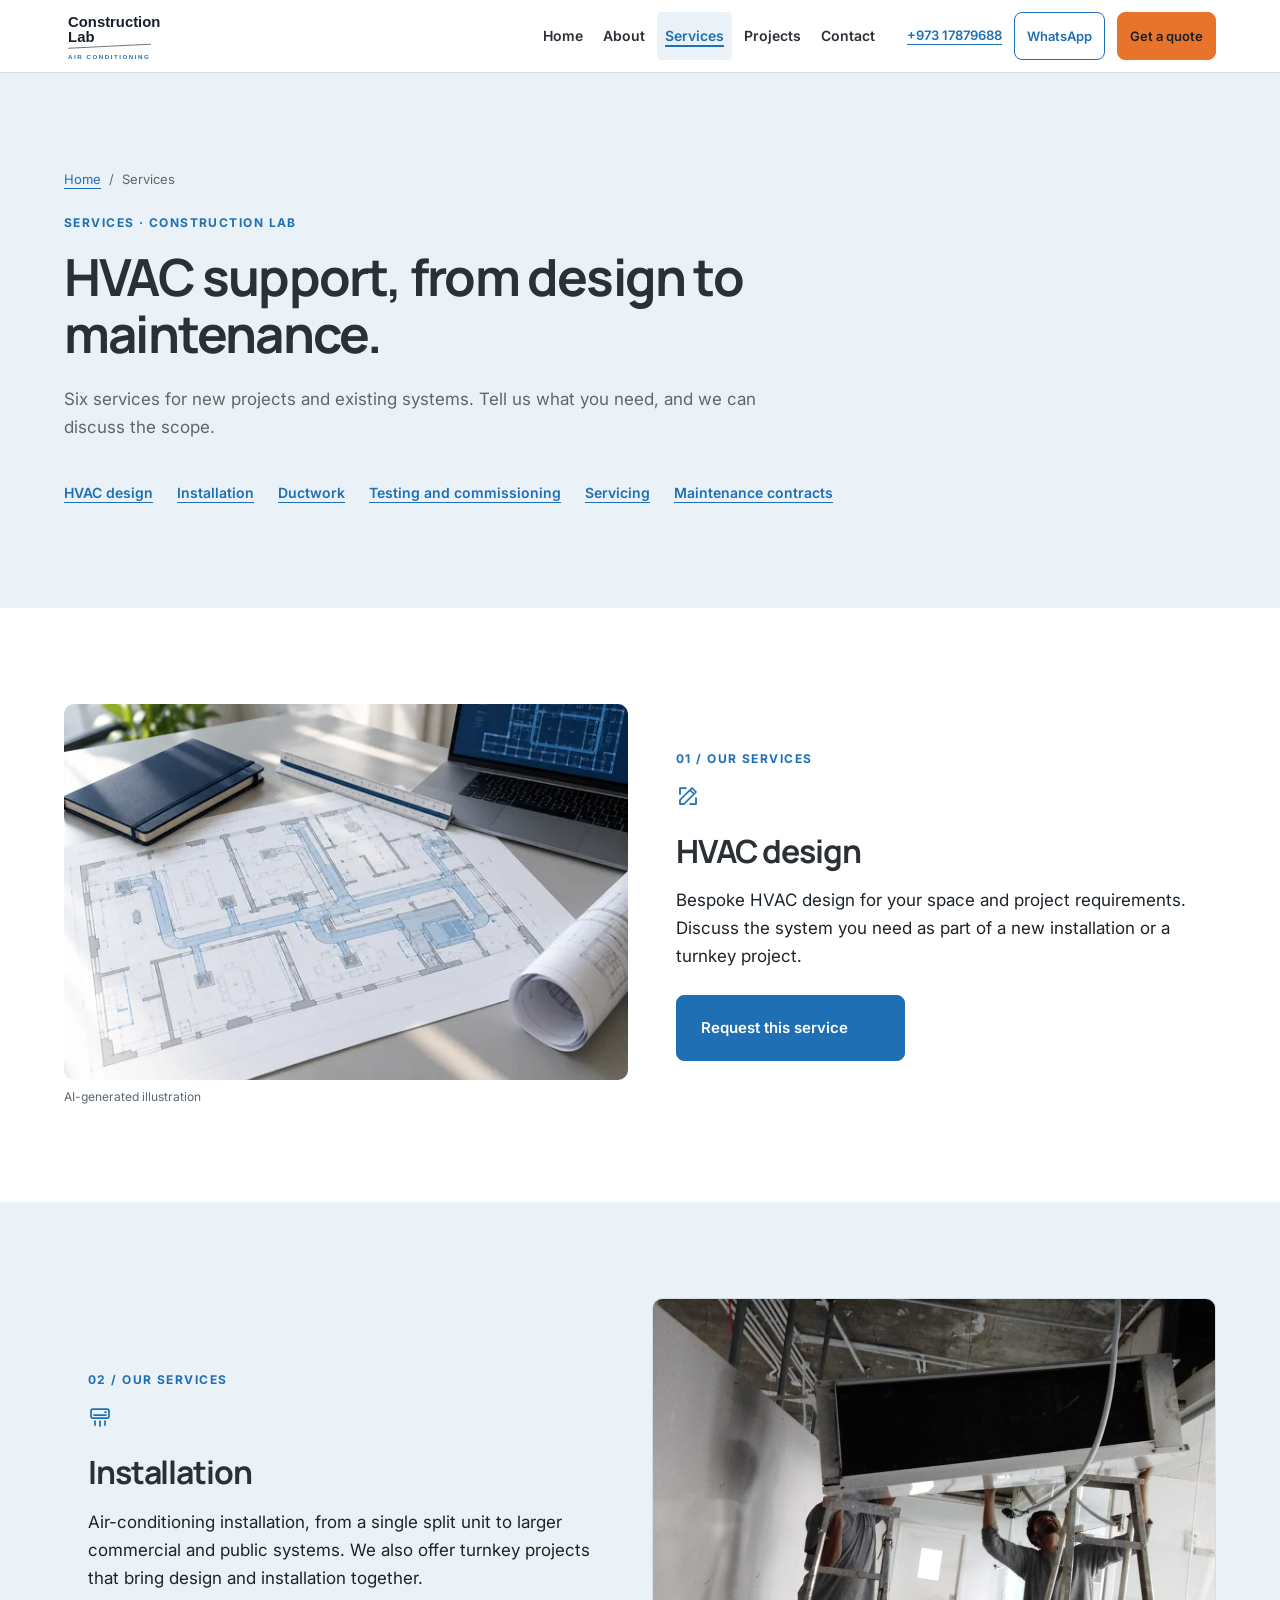
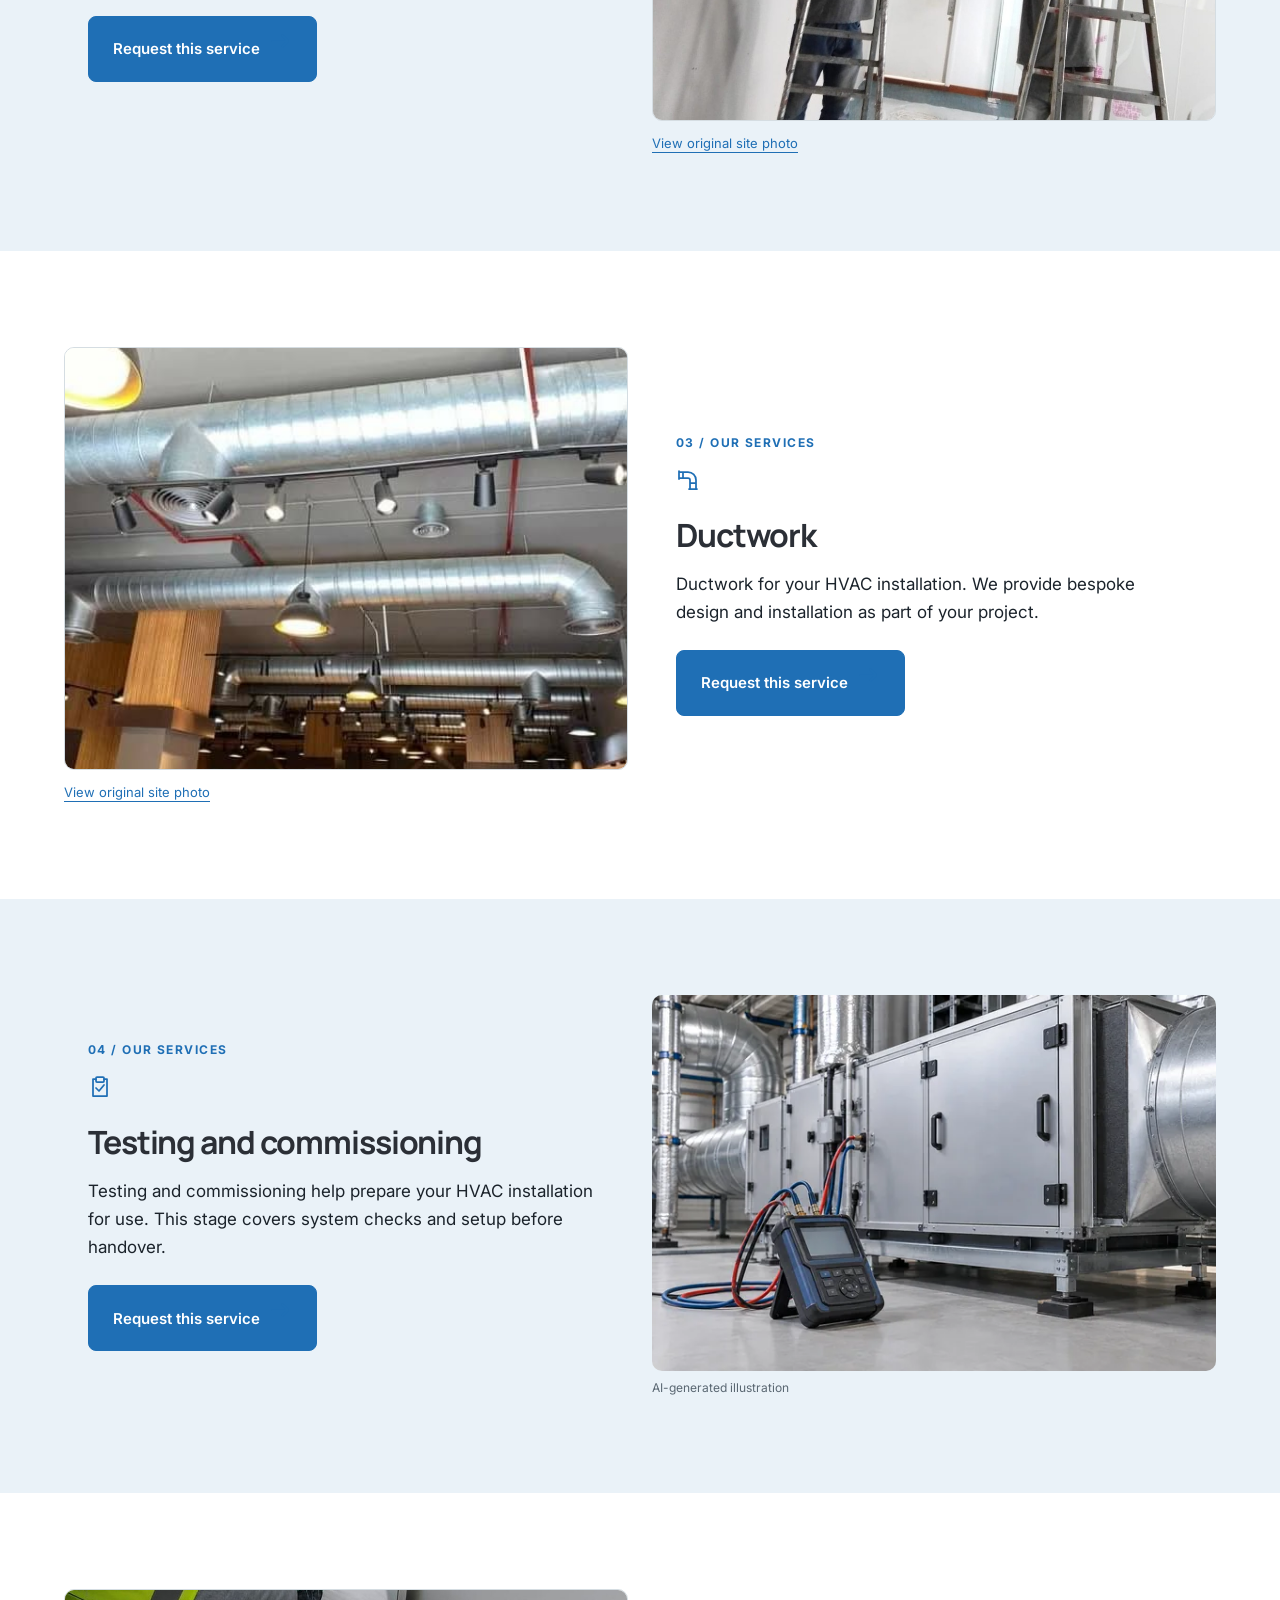
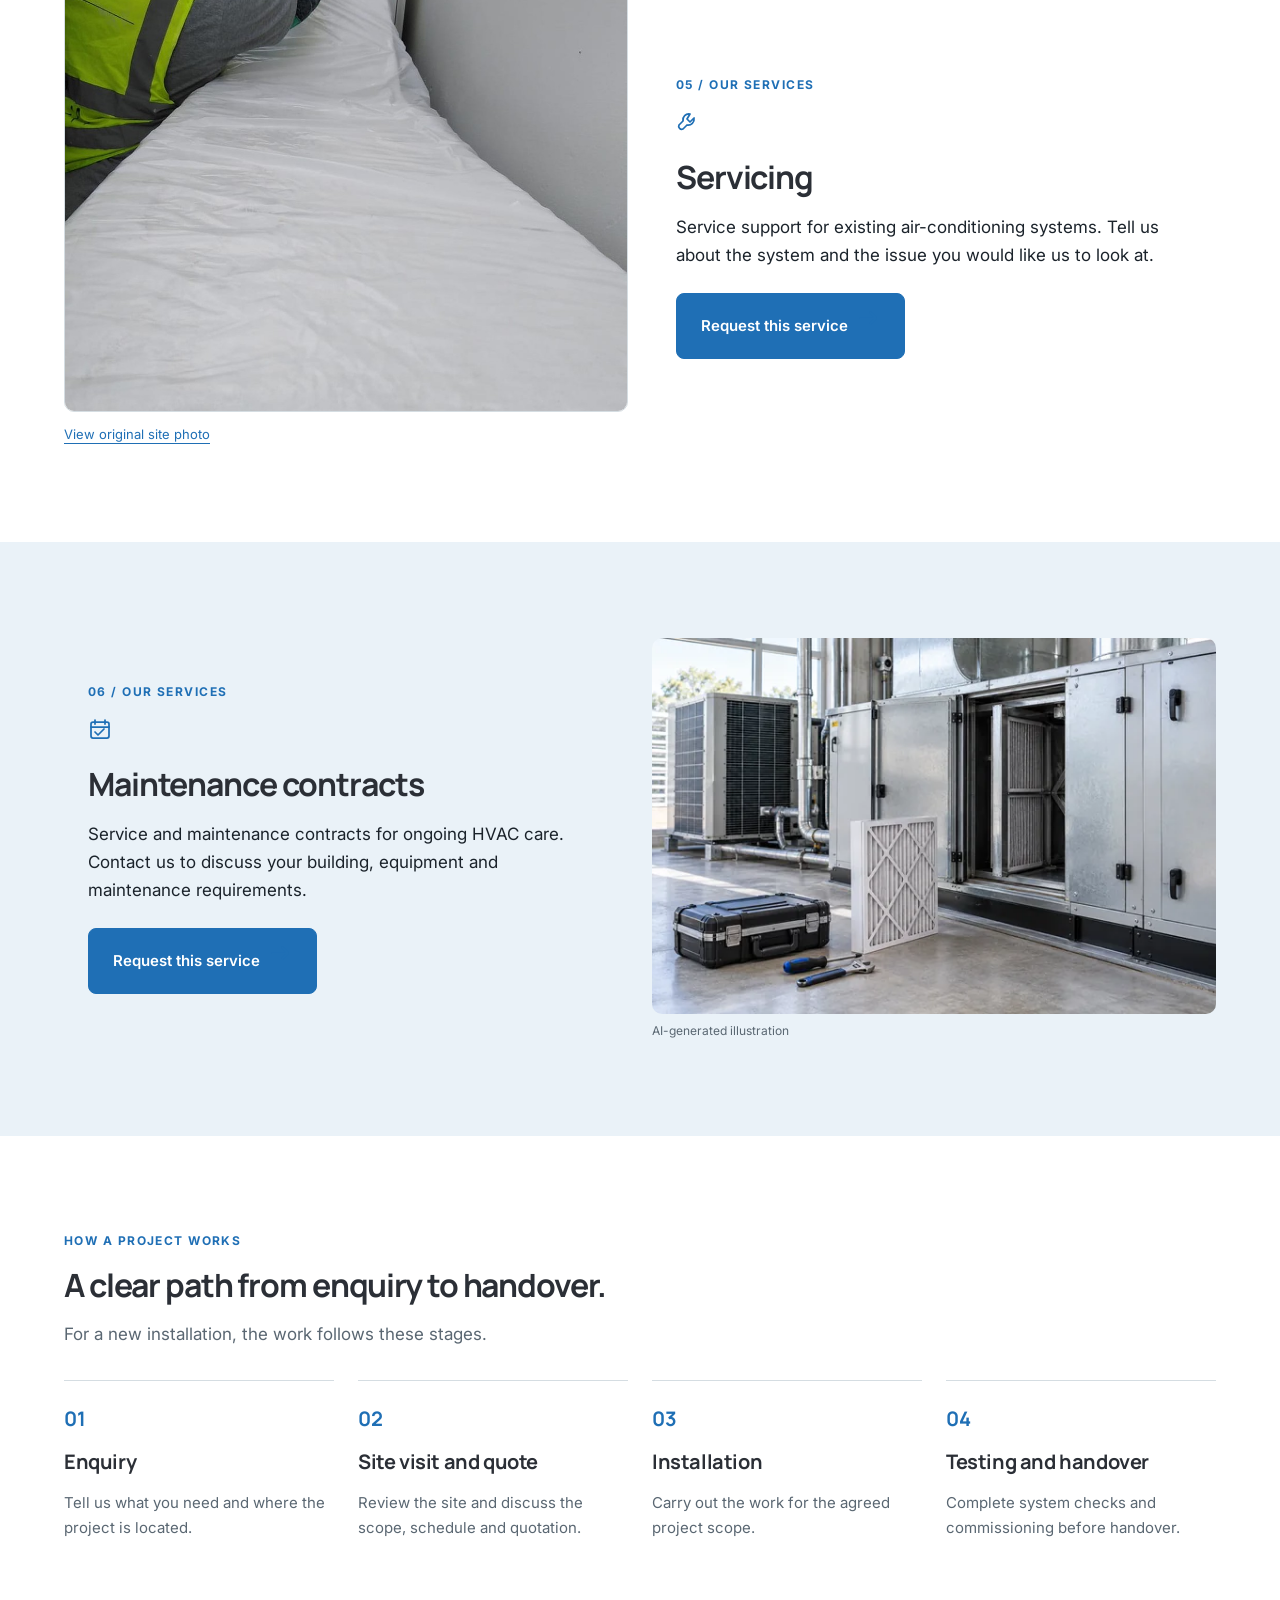
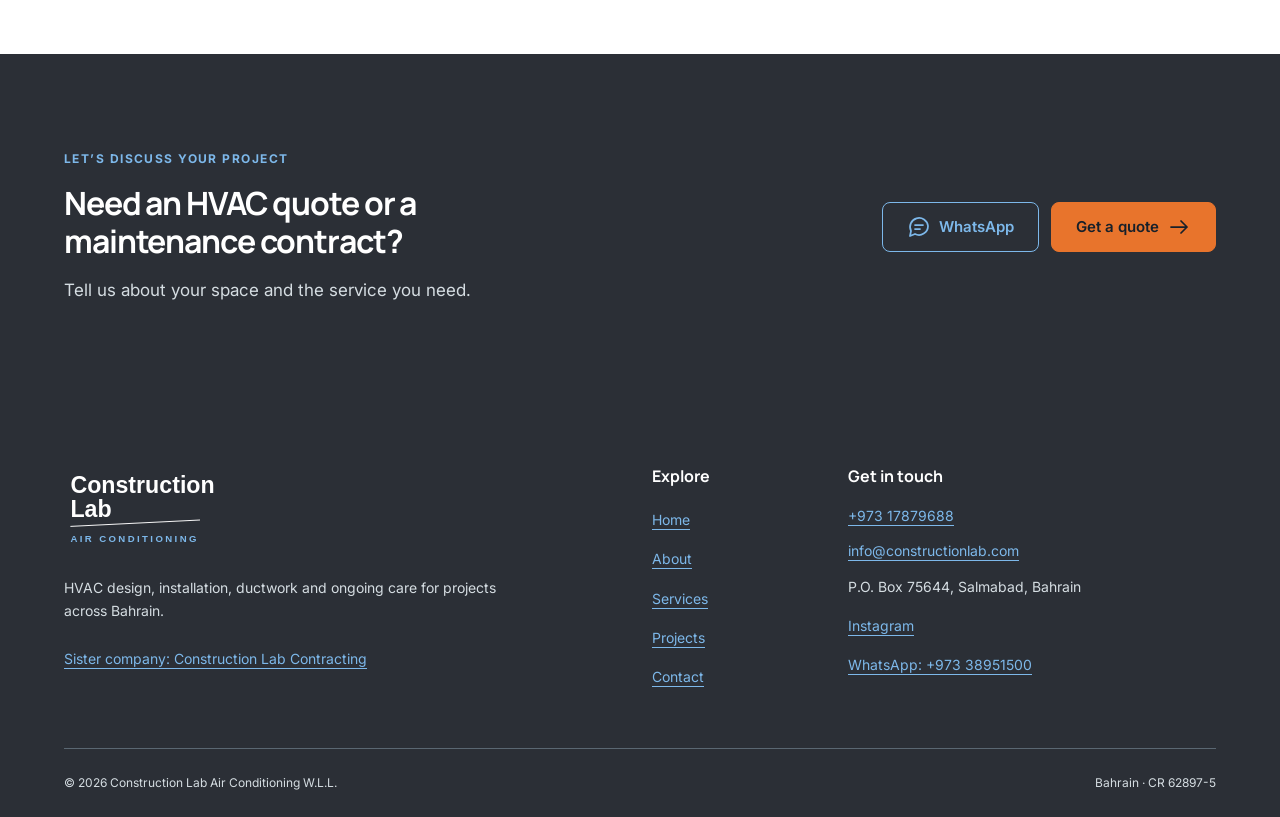
<file: services.html>
<!doctype html>
<html lang="en">
<head>
  <meta charset="utf-8">
  <meta name="viewport" content="width=device-width, initial-scale=1, viewport-fit=cover">
  <meta name="theme-color" content="#2B2F36">
  <title>HVAC design, installation &amp; maintenance in Bahrain | Construction Lab</title>
  <meta name="description" content="Explore HVAC design, installation, ductwork, testing and commissioning, servicing and maintenance contracts from Construction Lab Air Conditioning in Bahrain.">
  <meta property="og:type" content="website">
  <meta property="og:locale" content="en_BH">
  <meta property="og:site_name" content="Construction Lab Air Conditioning W.L.L.">
  <meta property="og:title" content="HVAC design, installation &amp; maintenance in Bahrain | Construction Lab">
  <meta property="og:description" content="Explore HVAC design, installation, ductwork, testing and commissioning, servicing and maintenance contracts from Construction Lab Air Conditioning in Bahrain.">
  <!-- Canonical and og:url are populated from SITE_URL. No guessed domain is published. -->
  <link rel="icon" href="assets/favicon.svg" type="image/svg+xml">
  <link rel="preconnect" href="https://fonts.googleapis.com">
  <link rel="preconnect" href="https://fonts.gstatic.com" crossorigin>
  <link rel="stylesheet" href="https://fonts.googleapis.com/css2?family=Inter:wght@400;500;600;700&amp;family=Manrope:wght@700&amp;display=swap">
  <link rel="stylesheet" href="css/styles.css">
  <script src="js/config.js" defer></script>
  <script src="js/main.js" defer></script>
  <script id="business-schema" type="application/ld+json">{"@context":"https://schema.org","@type":"HVACBusiness","name":"Construction Lab Air Conditioning W.L.L.","description":"HVAC design, installation, ductwork, testing and commissioning, servicing and maintenance contracts in Bahrain.","email":"info@constructionlab.com","areaServed":{"@type":"Country","name":"Bahrain"},"identifier":"CR 62897-5"}</script>
</head>
<body data-page="services">
  <!-- SHARED HEADER START: the same markup is in partials/header.html. -->
  <a class="skip-link" href="#main">Skip to content</a>
  <svg class="icon-sprite" xmlns="http://www.w3.org/2000/svg" aria-hidden="true" focusable="false">
    <defs>
      <symbol id="i-menu" viewBox="0 0 24 24"><path d="M4 6h16M4 12h16M4 18h16"/></symbol>
      <symbol id="i-arrow" viewBox="0 0 24 24"><path d="M4 12h16m-6-6 6 6-6 6"/></symbol>
      <symbol id="i-design" viewBox="0 0 24 24"><path d="m4 16 12-12 4 4L8 20H4v-4Zm10-10 4 4M4 4h6M4 4v6M20 14v6h-6"/></symbol>
      <symbol id="i-install" viewBox="0 0 24 24"><rect x="3" y="4" width="18" height="9" rx="2"/><path d="M6 10h12M7 16v4m5-4v5m5-5v4M17 7h1"/></symbol>
      <symbol id="i-duct" viewBox="0 0 24 24"><path d="M3 4h9a8 8 0 0 1 8 8v9h-6v-9a2 2 0 0 0-2-2H3V4Zm4 0v6m7 5h6M3 3v8m10 10h8"/></symbol>
      <symbol id="i-test" viewBox="0 0 24 24"><path d="M8 4H5v17h14V4h-3"/><rect x="8" y="2" width="8" height="5" rx="1"/><path d="m8 13 3 3 5-6"/></symbol>
      <symbol id="i-service" viewBox="0 0 24 24"><path d="M14 4a6 6 0 0 0-7 7L3 15a3 3 0 0 0 4 4l4-4a6 6 0 0 0 7-7l-4 4-3-3 3-5Z"/></symbol>
      <symbol id="i-calendar" viewBox="0 0 24 24"><rect x="3" y="5" width="18" height="16" rx="2"/><path d="M7 3v4m10-4v4M3 10h18m-14 5 3 3 6-6"/></symbol>
      <symbol id="i-phone" viewBox="0 0 24 24"><path d="m7 3 3 5-3 2c1 3 3 5 6 6l2-3 5 3-1 4C10 22 2 14 3 5l4-2Z"/></symbol>
      <symbol id="i-chat" viewBox="0 0 24 24"><path d="M21 11a9 9 0 0 1-13 8l-5 2 1-5A9 9 0 1 1 21 11Z"/><path d="M8 10h8M8 14h5"/></symbol>
      <symbol id="i-location" viewBox="0 0 24 24"><path d="M19 10c0 5-7 11-7 11S5 15 5 10a7 7 0 1 1 14 0Z"/><circle cx="12" cy="10" r="2"/></symbol>
      <symbol id="i-check" viewBox="0 0 24 24"><circle cx="12" cy="12" r="9"/><path d="m7 12 3 3 7-7"/></symbol>
      <symbol id="i-building" viewBox="0 0 24 24"><path d="M4 21V3h11v18m0-12h5v12M2 21h20M8 7h3M8 11h3M8 15h3m-3 6v-3h3v3"/></symbol>
    </defs>
  </svg>
  <header class="site-header">
    <div class="container header-inner">
      <a class="brand" href="index.html" aria-label="Construction Lab Air Conditioning home"><img src="assets/logo.svg" width="128" height="57" alt="Construction Lab Air Conditioning"></a>
      <div class="header-controls">
        <a class="button button--quote" href="contact.html#quote-form" data-track="quote">Get a quote</a>
        <button class="menu-toggle" type="button" aria-expanded="false" aria-controls="primary-navigation" aria-label="Open navigation"><svg class="icon" aria-hidden="true"><use href="#i-menu"/></svg></button>
      </div>
      <nav class="navigation" id="primary-navigation" aria-label="Main navigation">
        <ul class="nav-links">
          <li><a href="index.html">Home</a></li>
          <li><a href="about.html">About</a></li>
          <li><a href="services.html" aria-current="page">Services</a></li>
          <li><a href="projects.html">Projects</a></li>
          <li><a href="contact.html">Contact</a></li>
        </ul>
        <div class="header-actions">
          <a class="header-phone" href="tel:+97317879688" data-contact="phone" aria-label="Call +973 17879688"><span data-config="PHONE">+973 17879688</span></a>
          <a class="button button--outline" href="https://wa.me/97338951500" data-contact="whatsapp" aria-label="Chat on WhatsApp">WhatsApp</a>
          <a class="button button--quote" href="contact.html#quote-form" data-track="quote">Get a quote</a>
        </div>
      </nav>
    </div>
  </header>
  <!-- SHARED HEADER END -->
<main id="main" tabindex="-1">

<section class="page-hero ice"><div class="container"><nav class="breadcrumb" aria-label="Breadcrumb"><ol><li><a href="index.html">Home</a></li><li aria-current="page">Services</li></ol></nav><p class="eyebrow">Services · Construction Lab</p><h1>HVAC support, from design to maintenance.</h1><p class="intro">Six services for new projects and existing systems. Tell us what you need, and we can discuss the scope.</p><nav class="service-jump" aria-label="Jump to a service"><a href="#hvac-design">HVAC design</a><a href="#installation">Installation</a><a href="#ductwork">Ductwork</a><a href="#testing-commissioning">Testing and commissioning</a><a href="#servicing">Servicing</a><a href="#maintenance-contracts">Maintenance contracts</a></nav></div></section>
<div class="service-sections"><section id="hvac-design" class="section split-section service-detail " aria-labelledby="hvac-design-title"><div class="container grid"><figure class="service-photo"><img class="generated-photo" src="assets/images/illustration-hvac-design.webp" srcset="assets/images/illustration-hvac-design-600.webp 600w, assets/images/illustration-hvac-design.webp 1200w" sizes="(min-width: 900px) 560px, 100vw" width="1200" height="800" alt="AI-generated illustration: HVAC floor plans, drafting tools and a laptop on an engineering desk." loading="lazy" decoding="async"><figcaption class="illustration-caption">AI-generated illustration</figcaption></figure><div class="service-copy"><p class="eyebrow">01 / Our services</p><svg class="icon" aria-hidden="true"><use href="#i-design"/></svg><h2 id="hvac-design-title">HVAC design</h2><p>Bespoke HVAC design for your space and project requirements. Discuss the system you need as part of a new installation or a turnkey project.</p><a class="button" href="contact.html?service=Other&amp;request=HVAC%20design#quote-form">Request this service <svg class="icon" aria-hidden="true"><use href="#i-arrow"/></svg></a></div></div></section>
<section id="installation" class="section split-section service-detail ice" aria-labelledby="installation-title"><div class="container grid"><figure class="service-photo"><img class="site-photo" src="assets/images/instagram-duct-replacement.jpg" width="1080" height="1080" alt="Site workers installing rectangular ductwork below a ceiling" loading="lazy" decoding="async"><figcaption class="photo-credit"><a href="https://www.instagram.com/cl_airconditioning/p/CucA4TFsxYo/">View original site photo</a></figcaption></figure><div class="service-copy"><p class="eyebrow">02 / Our services</p><svg class="icon" aria-hidden="true"><use href="#i-install"/></svg><h2 id="installation-title">Installation</h2><p>Air-conditioning installation, from a single split unit to larger commercial and public systems. We also offer turnkey projects that bring design and installation together.</p><a class="button" href="contact.html?service=New%20installation#quote-form">Request this service <svg class="icon" aria-hidden="true"><use href="#i-arrow"/></svg></a></div></div></section>
<section id="ductwork" class="section split-section service-detail " aria-labelledby="ductwork-title"><div class="container grid"><figure class="service-photo"><img class="site-photo" src="assets/images/instagram-exposed-ductwork.jpg" width="540" height="540" alt="Circular metal ductwork and ceiling outlets in a retail interior" loading="lazy" decoding="async"><figcaption class="photo-credit"><a href="https://www.instagram.com/cl_airconditioning/p/Cir_DEXMohZ/">View original site photo</a></figcaption></figure><div class="service-copy"><p class="eyebrow">03 / Our services</p><svg class="icon" aria-hidden="true"><use href="#i-duct"/></svg><h2 id="ductwork-title">Ductwork</h2><p>Ductwork for your HVAC installation. We provide bespoke design and installation as part of your project.</p><a class="button" href="contact.html?service=Ductwork#quote-form">Request this service <svg class="icon" aria-hidden="true"><use href="#i-arrow"/></svg></a></div></div></section>
<section id="testing-commissioning" class="section split-section service-detail ice" aria-labelledby="testing-commissioning-title"><div class="container grid"><figure class="service-photo"><img class="generated-photo" src="assets/images/illustration-testing.webp" srcset="assets/images/illustration-testing-600.webp 600w, assets/images/illustration-testing.webp 1200w" sizes="(min-width: 900px) 560px, 100vw" width="1200" height="800" alt="AI-generated illustration: Commissioning instruments beside an air-handling unit." loading="lazy" decoding="async"><figcaption class="illustration-caption">AI-generated illustration</figcaption></figure><div class="service-copy"><p class="eyebrow">04 / Our services</p><svg class="icon" aria-hidden="true"><use href="#i-test"/></svg><h2 id="testing-commissioning-title">Testing and commissioning</h2><p>Testing and commissioning help prepare your HVAC installation for use. This stage covers system checks and setup before handover.</p><a class="button" href="contact.html?service=Other&amp;request=Testing%20and%20commissioning#quote-form">Request this service <svg class="icon" aria-hidden="true"><use href="#i-arrow"/></svg></a></div></div></section>
<section id="servicing" class="section split-section service-detail " aria-labelledby="servicing-title"><div class="container grid"><figure class="service-photo"><img class="site-photo" src="assets/images/instagram-site-work.jpg" width="1080" height="1080" alt="A Construction Lab worker carrying out work at a wall-mounted air-conditioning unit" loading="lazy" decoding="async"><figcaption class="photo-credit"><a href="https://www.instagram.com/cl_airconditioning/p/Ci4MDOjql54/">View original site photo</a></figcaption></figure><div class="service-copy"><p class="eyebrow">05 / Our services</p><svg class="icon" aria-hidden="true"><use href="#i-service"/></svg><h2 id="servicing-title">Servicing</h2><p>Service support for existing air-conditioning systems. Tell us about the system and the issue you would like us to look at.</p><a class="button" href="contact.html?service=Servicing#quote-form">Request this service <svg class="icon" aria-hidden="true"><use href="#i-arrow"/></svg></a></div></div></section>
<section id="maintenance-contracts" class="section split-section service-detail ice" aria-labelledby="maintenance-contracts-title"><div class="container grid"><figure class="service-photo"><img class="generated-photo" src="assets/images/illustration-maintenance.webp" srcset="assets/images/illustration-maintenance-600.webp 600w, assets/images/illustration-maintenance.webp 1200w" sizes="(min-width: 900px) 560px, 100vw" width="1200" height="800" alt="AI-generated illustration: HVAC filter and maintenance tools beside an air-handling unit." loading="lazy" decoding="async"><figcaption class="illustration-caption">AI-generated illustration</figcaption></figure><div class="service-copy"><p class="eyebrow">06 / Our services</p><svg class="icon" aria-hidden="true"><use href="#i-calendar"/></svg><h2 id="maintenance-contracts-title">Maintenance contracts</h2><p>Service and maintenance contracts for ongoing HVAC care. Contact us to discuss your building, equipment and maintenance requirements.</p><a class="button" href="contact.html?service=Maintenance%20contract#quote-form">Request this service <svg class="icon" aria-hidden="true"><use href="#i-arrow"/></svg></a></div></div></section></div>
<section class="section" aria-labelledby="process-title"><div class="container"><div class="section-heading"><p class="eyebrow">How a project works</p><h2 id="process-title">A clear path from enquiry to handover.</h2><p>For a new installation, the work follows these stages.</p></div><ol class="grid steps"><li class="step"><h3>Enquiry</h3><p>Tell us what you need and where the project is located.</p></li><li class="step"><h3>Site visit and quote</h3><p>Review the site and discuss the scope, schedule and quotation.</p></li><li class="step"><h3>Installation</h3><p>Carry out the work for the agreed project scope.</p></li><li class="step"><h3>Testing and handover</h3><p>Complete system checks and commissioning before handover.</p></li></ol></div></section>
<section class="section cta-band dark" aria-labelledby="cta-title"><div class="container"><div><p class="eyebrow">Let’s discuss your project</p><h2 id="cta-title">Need an HVAC quote or a maintenance contract?</h2><p>Tell us about your space and the service you need.</p></div><div class="actions"><a class="button button--outline" href="https://wa.me/97338951500" data-contact="whatsapp"><svg class="icon" aria-hidden="true"><use href="#i-chat"/></svg>WhatsApp</a><a class="button button--quote" href="contact.html#quote-form" data-track="quote">Get a quote <svg class="icon" aria-hidden="true"><use href="#i-arrow"/></svg></a></div></div></section>
</main>
  <!-- SHARED FOOTER START: the same markup is in partials/footer.html. -->
  <footer class="site-footer">
    <div class="container">
      <div class="grid footer-grid">
        <div>
          <a class="footer-brand" href="index.html" aria-label="Construction Lab Air Conditioning home"><img src="assets/logo-light.svg" width="200" height="88" alt="Construction Lab Air Conditioning"></a>
          <p>HVAC design, installation, ductwork and ongoing care for projects across Bahrain.</p>
          <p><a href="https://www.linkedin.com/company/construction-lab-contracting-w-l-l/" data-config-link="SISTER_COMPANY_URL">Sister company: Construction Lab Contracting</a></p>
        </div>
        <div>
          <h2>Explore</h2>
          <ul class="footer-links"><li><a href="index.html">Home</a></li><li><a href="about.html">About</a></li><li><a href="services.html">Services</a></li><li><a href="projects.html">Projects</a></li><li><a href="contact.html">Contact</a></li></ul>
        </div>
        <div class="footer-contact">
          <h2>Get in touch</h2>
          <address><p><a href="tel:+97317879688" data-contact="phone" aria-label="Call +973 17879688"><span data-config="PHONE">+973 17879688</span></a></p><p><a href="mailto:info@constructionlab.com" data-email><span data-config="EMAIL">info@constructionlab.com</span></a></p><p data-config="ADDRESS">P.O. Box 75644, Salmabad, Bahrain</p></address>
          <ul class="footer-links"><li><a href="https://www.instagram.com/cl_airconditioning/" data-config-link="INSTAGRAM_URL">Instagram</a></li><li><a href="https://wa.me/97338951500" data-contact="whatsapp" aria-label="Chat on WhatsApp">WhatsApp: <span data-config="WHATSAPP">+973 38951500</span></a></li></ul>
        </div>
      </div>
      <div class="footer-bottom"><p>© <span data-year>2026</span> <span data-config="COMPANY_NAME">Construction Lab Air Conditioning W.L.L.</span></p><p>Bahrain · CR 62897-5</p></div>
    </div>
  </footer>
  <nav class="mobile-actions" aria-label="Quick contact">
    <a class="button button--outline" href="tel:+97317879688" data-contact="phone" aria-label="Call +973 17879688"><svg class="icon" aria-hidden="true"><use href="#i-phone"/></svg>Call</a>
    <a class="button button--outline" href="https://wa.me/97338951500" data-contact="whatsapp" aria-label="Chat on WhatsApp"><svg class="icon" aria-hidden="true"><use href="#i-chat"/></svg>WhatsApp</a>
    <a class="button button--quote" href="contact.html#quote-form" data-track="quote">Get a quote</a>
  </nav>
  <!-- SHARED FOOTER END -->
</body>
</html>
</file>
<file: css/styles.css>
/* Construction Lab Air Conditioning — shared styles, no build required. */
:root {
  --charcoal: #2B2F36;
  --blue: #1F6FB5;
  --blue-dark: #195C97;
  --ice: #EAF2F8;
  --silver: #AEB7BF;
  --border: #D5DDE2;
  --orange: #E8742C;
  --orange-dark: #D1621D;
  --white: #FFFFFF;
  --text: #1B232B;
  --text-muted: #5A6772;
  --dark-link: #7DB8EA;
  --button-dark: #17202A;
  --button-dark-hover: #111820; /* 4.66:1 on orange-dark; #17202A only gives 4.29:1. */
  --s1: 4px; --s2: 8px; --s3: 12px; --s4: 16px;
  --s6: 24px; --s8: 32px; --s12: 48px; --s16: 64px; --s24: 96px;
  --radius: 10px;
  --header-height: 72px;
  --section-space: var(--s12);
  --transition: 180ms ease-out;
}
*, *::before, *::after { box-sizing: border-box; }
html { scroll-behavior: smooth; scroll-padding-top: 96px; }
body { margin: 0; padding-bottom: calc(80px + env(safe-area-inset-bottom)); background: var(--white); color: var(--text); font: 400 17px/1.65 Inter, system-ui, -apple-system, sans-serif; }
body, input, textarea, button, select { -webkit-text-size-adjust: 100%; }
img, svg { max-width: 100%; }
img { display: block; height: auto; }
button, input, textarea, select { font: inherit; }
button, a, input, select, textarea { -webkit-tap-highlight-color: transparent; }
button { cursor: pointer; }
a { color: var(--blue); text-underline-offset: 4px; }
a:hover { color: var(--blue-dark); }
:focus-visible { outline: 3px solid var(--blue); outline-offset: 4px; }
.dark :focus-visible, .site-footer :focus-visible { outline-color: var(--dark-link); }
[hidden] { display: none !important; }
h1, h2, h3, h4 { margin: 0 0 var(--s4); color: var(--charcoal); font-family: Manrope, system-ui, sans-serif; font-weight: 700; letter-spacing: -.035em; overflow-wrap: break-word; }
h1 { font-size: clamp(2.25rem, 4vw, 3.5rem); line-height: 1.1; }
h2 { font-size: clamp(1.75rem, 2.5vw, 2.5rem); line-height: 1.2; }
h3 { font-size: 1.25rem; line-height: 1.35; letter-spacing: -.02em; }
p { max-width: 68ch; margin: 0 0 var(--s6); }
p:last-child { margin-bottom: 0; }
figure { margin: 0; }
ul, ol { margin-top: 0; padding-left: var(--s6); }
address { font-style: normal; }
small, .small { font-size: .875rem; }
.container { width: 100%; max-width: 1200px; margin-inline: auto; padding-inline: var(--s4); }
.section { padding-block: var(--section-space); }
.ice { background: var(--ice); }
.dark { background: var(--charcoal); color: var(--white); }
.dark h1, .dark h2, .dark h3 { color: var(--white); }
.dark a:not(.button), .site-footer a { color: var(--dark-link); }
.dark .eyebrow { color: var(--dark-link); }
.muted { color: var(--text-muted); }
.eyebrow { margin-bottom: var(--s4); color: var(--blue); font-size: .75rem; line-height: 1.5; font-weight: 700; letter-spacing: .12em; text-transform: uppercase; }
.section-heading { margin-bottom: var(--s8); }
.section-heading p:not(.eyebrow) { color: var(--text-muted); }
.heading-row { display: flex; flex-wrap: wrap; justify-content: space-between; align-items: end; gap: var(--s6); margin-bottom: var(--s8); }
.heading-row .section-heading { margin: 0; }
.grid { display: grid; grid-template-columns: repeat(12, minmax(0, 1fr)); gap: var(--s6); }
.grid > * { grid-column: span 12; min-width: 0; }
.stack > * + * { margin-top: var(--s6); }
.actions { display: flex; flex-wrap: wrap; align-items: center; gap: var(--s3); }
.icon { width: 24px; height: 24px; flex: 0 0 24px; fill: none; stroke: currentColor; stroke-width: 1.75; stroke-linecap: round; stroke-linejoin: round; }
.icon-sprite { position: absolute; width: 0; height: 0; overflow: hidden; }
.text-link { display: inline-flex; align-items: center; gap: var(--s2); font-weight: 600; }
.button { display: inline-flex; align-items: center; justify-content: center; gap: var(--s2); min-height: 48px; padding: var(--s3) var(--s6); border: 1px solid var(--blue); border-radius: 8px; background: var(--blue); color: var(--white); font-size: .9375rem; font-weight: 600; line-height: 1.45; text-align: center; text-decoration: none; transition: background var(--transition), border-color var(--transition), transform var(--transition); }
.button:hover { color: var(--white); background: var(--blue-dark); border-color: var(--blue-dark); }
.button--quote { background: var(--orange); border-color: var(--orange); color: var(--button-dark); }
.button--quote:hover { background: var(--orange-dark); border-color: var(--orange-dark); color: var(--button-dark-hover); }
.button--outline { background: transparent; border-color: var(--blue); color: var(--blue); }
.button--outline:hover { background: var(--ice); color: var(--blue-dark); }
.dark .button--outline { border-color: var(--dark-link); color: var(--dark-link); }
.dark .button--outline:hover { background: var(--white); border-color: var(--white); color: var(--blue-dark); }
.button:disabled { cursor: wait; background: var(--ice); color: var(--text-muted); border-color: var(--border); }
.skip-link { position: fixed; top: -100px; left: var(--s4); z-index: 100; padding: var(--s3) var(--s6); background: var(--white); color: var(--blue); }
.skip-link:focus { top: var(--s2); }
.sr-only { position: absolute !important; width: 1px; height: 1px; padding: 0; margin: -1px; overflow: hidden; clip: rect(0,0,0,0); white-space: nowrap; border: 0; }

/* Shared header. With JavaScript unavailable the navigation stays visible. */
.site-header { position: sticky; top: 0; z-index: 30; background: var(--white); border-bottom: 1px solid var(--border); }
.header-inner { position: relative; display: flex; flex-wrap: wrap; align-items: center; justify-content: space-between; gap: var(--s4); min-height: var(--header-height); }
.brand { flex-shrink: 0; display: inline-flex; width: 128px; color: var(--charcoal); text-decoration: none; }
.brand svg { display: block; width: 128px; height: 57px; }
.header-controls { display: flex; align-items: center; gap: var(--s2); }
.header-controls > .button { padding-inline: var(--s4); font-size: .875rem; }
.menu-toggle { display: none; align-items: center; justify-content: center; width: 48px; height: 48px; border: 1px solid var(--border); border-radius: 8px; color: var(--charcoal); background: var(--white); }
.js .menu-toggle { display: inline-flex; }
.navigation { flex-basis: 100%; padding-block: var(--s4) var(--s6); }
.js .navigation { display: none; }
.js .navigation.is-open { display: block; }
.nav-links { display: flex; flex-direction: column; gap: var(--s1); margin: 0; padding: 0; list-style: none; }
.nav-links a { display: block; padding: var(--s3) var(--s4); border-radius: 4px; font-size: .9375rem; font-weight: 600; color: var(--charcoal); text-decoration: none; }
.nav-links a:hover, .nav-links a[aria-current="page"] { background: var(--ice); color: var(--blue); }
.nav-links a[aria-current="page"] { text-decoration: underline; text-decoration-thickness: 2px; }
.header-actions { display: flex; flex-wrap: wrap; align-items: center; gap: var(--s3); margin-top: var(--s4); }
.header-phone { font-size: .8125rem; font-weight: 600; }
.header-actions .button { padding-inline: var(--s4); }
.mobile-actions { position: fixed; z-index: 40; right: 0; bottom: 0; left: 0; display: grid; grid-template-columns: 1fr 1fr 1.15fr; gap: var(--s2); padding: var(--s2) var(--s3) calc(var(--s2) + env(safe-area-inset-bottom)); border-top: 1px solid var(--border); background: var(--white); }
.mobile-actions .button { min-height: 56px; padding: var(--s2) var(--s1); font-size: .75rem; }
.mobile-actions .icon { width: 20px; height: 20px; flex-basis: 20px; }

/* Home and reusable content components. */
.hero { padding-block: var(--section-space); }
.hero .grid { align-items: center; column-gap: var(--s6); row-gap: var(--s8); }
.hero-copy > p:not(.eyebrow) { color: var(--text-muted); margin-block: var(--s6) var(--s8); }
.hero .actions { margin-bottom: var(--s8); }
.hero-note { display: flex; align-items: center; gap: var(--s2); color: var(--text-muted); font-size: .8125rem; }
.photo-placeholder { display: flex; flex-direction: column; justify-content: center; align-items: center; gap: var(--s3); width: 100%; aspect-ratio: 4 / 3; min-height: 200px; padding: var(--s6); border: 1px solid var(--border); border-radius: var(--radius); background: var(--ice); color: var(--text-muted); text-align: center; font-size: .8125rem; }
.photo-placeholder .icon { color: var(--blue); }
.hero-figure .photo-placeholder { aspect-ratio: 5 / 4; }
.hero-photo { width: 100%; aspect-ratio: 5 / 4; object-fit: cover; border-radius: var(--radius); border: 1px solid var(--border); }
.site-photo { display: block; width: 100%; height: auto; aspect-ratio: 4 / 3; object-fit: cover; border: 1px solid var(--border); border-radius: var(--radius); }
.photo-credit { margin-top: var(--s3); color: var(--text-muted); font-size: .8125rem; }
.company-facts { margin: var(--s8) 0 0; border-top: 1px solid var(--border); }
.company-facts > div { display: flex; flex-wrap: wrap; justify-content: space-between; gap: var(--s3); padding-block: var(--s4); border-bottom: 1px solid var(--border); }
.company-facts dt { color: var(--text-muted); font-size: .875rem; }
.company-facts dd { margin: 0; font-weight: 600; font-size: .875rem; }
.card > .icon { color: var(--blue); margin-bottom: var(--s6); }
.service-jump { display: flex; flex-wrap: wrap; gap: var(--s3) var(--s6); margin-top: var(--s8); }
.service-jump a { padding-block: var(--s2); font-size: .875rem; font-weight: 600; }
.page-hero .actions { margin-top: var(--s8); }
.site-gallery-card { overflow: hidden; border: 1px solid var(--border); border-radius: var(--radius); background: var(--white); }
.site-gallery-card .site-photo { border: 0; border-radius: 0; aspect-ratio: 4 / 3; }
.site-gallery-card figcaption { padding: var(--s6); }
.site-gallery-card h3 { margin-bottom: var(--s3); }
.site-gallery-card a { font-size: .875rem; }
.map-frame { display: block; width: 100%; height: 360px; border: 1px solid var(--border); border-radius: var(--radius); background: var(--ice); }
#quote-form, #contact-details, #sister-company, #selected-projects { scroll-margin-top: 96px; }
#quote-fields { min-width: 0; border: 0; padding: 0; margin: 0; }
.brand img { width: 128px; height: 57px; }
.footer-brand img { width: 200px; height: 88px; }
.hero-figure figcaption { display: flex; justify-content: space-between; flex-wrap: wrap; gap: var(--s2); padding-top: var(--s4); color: var(--text-muted); font-size: .75rem; }
.hero-figure figcaption span:first-child { font-weight: 600; color: var(--charcoal); }
.credibility { padding-block: var(--s6); border-block: 1px solid var(--border); }
.credibility-item { display: flex; align-items: center; gap: var(--s4); font-size: .875rem; font-weight: 600; }
.credibility-item .icon { color: var(--blue); }
.stats-strip { padding-block: var(--s8); }
.stat { padding-block: var(--s4); border-bottom: 1px solid var(--border); }
.stat:last-child { border: 0; }
.stat strong { display: block; color: var(--charcoal); font: 700 clamp(2rem, 3vw, 2.75rem)/1.2 Manrope, sans-serif; letter-spacing: -.04em; }
.stat span.stat-label { display: block; margin-top: var(--s2); color: var(--text-muted); font-size: .875rem; }
.card { position: relative; background: var(--white); border: 1px solid var(--border); border-radius: var(--radius); padding: var(--s6); }
.service-card, .project-card { transition: transform var(--transition), box-shadow var(--transition); }
.service-card:hover, .project-card:hover { transform: translateY(-3px); box-shadow: 0 6px 20px rgba(23,48,63,.08); }
.card-top { display: flex; justify-content: space-between; align-items: center; margin-bottom: var(--s8); color: var(--blue); }
.card-number { color: var(--text-muted); font-size: .75rem; }
.service-card { display: flex; flex-direction: column; }
.service-card p { color: var(--text-muted); font-size: .9375rem; }
.service-card .text-link { margin-top: auto; font-size: .875rem; }
.project-card .photo-placeholder { aspect-ratio: 16 / 11; min-height: 160px; margin-bottom: var(--s6); border-radius: 4px; }
.project-card h3 { margin-bottom: var(--s2); }
.project-card p { color: var(--text-muted); font-size: .875rem; margin-bottom: var(--s4); }
.tag { display: inline-block; padding: var(--s1) var(--s2); border-radius: 4px; background: var(--ice); color: var(--blue-dark); font-size: .75rem; font-weight: 500; }
.reason { border-top: 1px solid var(--border); padding-top: var(--s6); }
.reason .icon { color: var(--blue); margin-bottom: var(--s4); }
.reason p { color: var(--text-muted); font-size: .9375rem; }
.sister-strip { padding-block: var(--s8); border-top: 1px solid var(--border); }
.sister-inner { display: flex; align-items: center; justify-content: space-between; flex-wrap: wrap; gap: var(--s6); }
.sister-inner p { margin: 0; max-width: 72ch; font-size: .9375rem; }
.cta-band .container { display: flex; flex-wrap: wrap; align-items: center; justify-content: space-between; gap: var(--s8); }
.cta-band h2 { max-width: 24ch; margin-bottom: var(--s4); }
.cta-band p { color: #D5DDE2; }
.cta-band .actions { flex-shrink: 1; }
.page-hero { padding-block: var(--section-space); }
.page-hero h1 { max-width: 22ch; }
.page-hero .intro { color: var(--text-muted); margin-top: var(--s6); }
.breadcrumb { margin-bottom: var(--s6); color: var(--text-muted); font-size: .8125rem; }
.breadcrumb ol { display: flex; flex-wrap: wrap; gap: var(--s2); list-style: none; padding: 0; margin: 0; }
.breadcrumb li + li::before { content: "/"; margin-right: var(--s2); }
.split-section .grid { align-items: center; }
.fact-list { padding: 0; list-style: none; }
.fact-list li { display: flex; align-items: flex-start; gap: var(--s3); margin-bottom: var(--s4); }
.fact-list .icon { color: var(--blue); margin-top: var(--s1); }
.service-detail { scroll-margin-top: 96px; }
.service-detail .icon { color: var(--blue); margin-bottom: var(--s4); }
.steps { list-style: none; padding: 0; counter-reset: step; }
.step { counter-increment: step; border-top: 1px solid var(--border); padding-top: var(--s6); }
.step::before { content: "0" counter(step); display: block; margin-bottom: var(--s4); color: var(--blue); font: 700 1.25rem Manrope, sans-serif; }
.step p { font-size: .9375rem; color: var(--text-muted); }
.filter-list { display: flex; flex-wrap: wrap; gap: var(--s2); margin-bottom: var(--s6); }
.filter-button { min-height: 48px; padding: var(--s3) var(--s4); border: 1px solid var(--border); border-radius: 8px; background: var(--white); color: var(--charcoal); font-size: .875rem; font-weight: 600; transition: background var(--transition); }
.filter-button:hover { background: var(--ice); }
.filter-button[aria-pressed="true"] { border-color: var(--blue); background: var(--blue); color: var(--white); }
.results-count { margin-bottom: var(--s6); color: var(--text-muted); font-size: .875rem; }
.grid-note { margin-top: var(--s8); color: var(--text-muted); }

/* Contact form and map, shared now for the later pages. */
.form-grid { display: grid; grid-template-columns: 1fr; gap: var(--s6); }
.form-field { min-width: 0; }
.form-field label { display: block; margin-bottom: var(--s2); font-size: .9375rem; font-weight: 600; }
.form-field label span { color: var(--text-muted); font-weight: 400; }
input:not([type="checkbox"]), select, textarea { width: 100%; min-height: 48px; padding: var(--s3); border: 1px solid var(--text-muted); border-radius: 8px; background: var(--white); color: var(--text); }
textarea { min-height: 160px; resize: vertical; }
input::placeholder, textarea::placeholder { color: var(--text-muted); opacity: 1; }
[aria-invalid="true"] { border-color: #A12626 !important; }
.field-error { margin-top: var(--s2); margin-bottom: 0; color: #A12626; font-size: .8125rem; }
.form-help { margin-top: var(--s2); color: var(--text-muted); font-size: .8125rem; }
.form-actions { margin-top: var(--s8); }
.form-status { margin-top: var(--s6); padding: var(--s4); border-left: 3px solid var(--blue); background: var(--ice); }
.form-status[data-state="error"] { border-color: #A12626; }
.form-status[data-state="success"] { border-color: #24633D; }
.honeypot { position: absolute; left: -10000px; width: 1px; height: 1px; overflow: hidden; }
.contact-list { margin: 0; }
.contact-list dt { margin-top: var(--s6); font-size: .8125rem; color: var(--text-muted); }
.contact-list dt:first-child { margin-top: 0; }
.contact-list dd { margin: var(--s1) 0 0; overflow-wrap: anywhere; }
.contact-list a { display: inline-block; padding-block: var(--s1); }
.contact-note { margin-top: var(--s6); padding: var(--s4); border: 1px solid var(--border); border-radius: 8px; font-size: .875rem; }
.map-placeholder { min-height: 280px; display: flex; flex-direction: column; align-items: flex-start; justify-content: center; gap: var(--s4); padding: var(--s8); border: 1px solid var(--border); border-radius: var(--radius); background: var(--ice); }
.map-placeholder p { margin-bottom: 0; }
.map-placeholder .icon { color: var(--blue); }
.notice { position: fixed; z-index: 60; bottom: calc(96px + env(safe-area-inset-bottom)); left: 50%; transform: translateX(-50%); width: min(460px, calc(100% - 32px)); padding: var(--s4); border: 1px solid var(--border); border-radius: var(--radius); color: var(--text); background: var(--white); box-shadow: 0 6px 20px rgba(23,48,63,.08); }
.notice p { font-size: .875rem; margin: 0 var(--s8) var(--s2) 0; }
.notice-close { position: absolute; top: var(--s1); right: var(--s1); width: 36px; height: 36px; border: 0; background: transparent; color: var(--text); }

/* Shared footer. */
.site-footer { padding-top: var(--s16); background: var(--charcoal); color: var(--white); }
.footer-grid { row-gap: var(--s8); }
.footer-brand { display: block; width: 200px; margin-bottom: var(--s6); }
.footer-brand svg { width: 200px; height: 88px; }
.site-footer h2 { font: 700 1rem/1.5 Manrope, sans-serif; color: var(--white); letter-spacing: 0; }
.site-footer p, .site-footer address, .site-footer li { font-size: .875rem; }
.site-footer p, .site-footer address { color: #D5DDE2; }
.footer-links { list-style: none; padding: 0; margin: 0; }
.footer-links li { margin-bottom: var(--s2); }
.footer-links a { display: inline-block; padding-block: var(--s1); }
.footer-contact { overflow-wrap: anywhere; }
.footer-contact p { margin-bottom: var(--s3); }
.footer-bottom { display: flex; flex-wrap: wrap; justify-content: space-between; gap: var(--s4); margin-top: var(--s12); padding-block: var(--s6); border-top: 1px solid #5A6772; }
.footer-bottom p { margin: 0; color: #D5DDE2; font-size: .75rem; }

@media (max-width: 374px) {
  .header-inner { gap: var(--s2); }
  .brand, .brand svg, .brand img { width: 104px; }
  .header-controls > .button { padding-inline: var(--s3); }
}

@media (min-width: 640px) {
  :root { --section-space: var(--s16); }
  .container { padding-inline: var(--s6); }
  .cards-grid > *, .reasons-grid > *, .footer-grid > *, .steps > * { grid-column: span 6; }
  .company-pair > *, .site-gallery > * { grid-column: span 6; }
  .stats-strip .grid > * { grid-column: span 4; }
  .stat { border-bottom: 0; border-right: 1px solid var(--border); padding: 0 var(--s4) 0 0; }
  .form-grid { grid-template-columns: 1fr 1fr; }
  .form-wide { grid-column: 1 / -1; }
}
@media (min-width: 900px) {
  .hero-copy { grid-column: span 7; }
  .hero-figure { grid-column: span 5; }
  .hero .grid { gap: var(--s6); }
  .hero-copy { padding-right: var(--s8); }
  .hero-figure .photo-placeholder { aspect-ratio: 4 / 5; }
  .hero-photo { aspect-ratio: 4 / 5; }
  .site-gallery > * { grid-column: span 4; }
  .credibility .grid > *, .cards-grid > * { grid-column: span 4; }
  .reasons-grid > *, .steps > * { grid-column: span 3; }
  .split-section .grid > * { grid-column: span 6; }
  .service-detail:nth-child(even) .service-photo { order: 2; }
  .service-detail:nth-child(even) .service-copy { order: 1; }
  .service-copy { padding-inline: var(--s6); }
  .contact-layout > .contact-form-wrap { grid-column: span 7; }
  .contact-layout > .contact-sidebar { grid-column: 9 / span 4; }
  .footer-grid > :nth-child(1) { grid-column: span 5; }
  .footer-grid > :nth-child(2) { grid-column: 7 / span 2; }
  .footer-grid > :nth-child(3) { grid-column: span 4; }
}
@media (min-width: 1200px) {
  :root { --section-space: var(--s24); }
  body { padding-bottom: 0; }
  .header-inner { flex-wrap: nowrap; gap: var(--s6); height: var(--header-height); }
  .header-controls, .js .menu-toggle { display: none; }
  .navigation, .js .navigation, .js .navigation.is-open { display: flex; flex: 1; align-items: center; justify-content: flex-end; gap: var(--s6); padding: 0; }
  .nav-links { flex-direction: row; gap: var(--s1); }
  .nav-links a { padding-inline: var(--s2); font-size: .875rem; }
  .header-actions { flex-wrap: nowrap; margin-top: 0; gap: var(--s3); }
  .header-actions .button { font-size: .8125rem; padding-inline: var(--s3); }
  .mobile-actions { display: none; }
  .notice { bottom: var(--s6); }
}
@media (prefers-reduced-motion: reduce) {
  html { scroll-behavior: auto; }
  *, *::before, *::after { transition: none !important; animation: none !important; }
  .service-card:hover, .project-card:hover { transform: none; }
}
@media print {
  body { padding: 0; font-size: 11pt; }
  .site-header { position: static; }
  .navigation, .header-controls, .mobile-actions, .notice, .filter-list { display: none !important; }
  .section, .hero, .page-hero { padding-block: 24px; }
  .card, .photo-placeholder { break-inside: avoid; }
  .dark, .site-footer { color: var(--text); background: var(--white); }
  .dark h2, .site-footer h2, .site-footer p, .site-footer address { color: var(--text); }
}

/* Generated illustrations: real Instagram photos remain unchanged. */
.generated-photo { display: block; width: 100%; height: auto; aspect-ratio: 3 / 2; object-fit: cover; border-radius: var(--radius); }
.project-media { margin: 0 0 var(--s6); }
.project-media .generated-photo { aspect-ratio: 16 / 11; border-radius: 4px; }
.illustration-caption { margin-top: 8px; color: var(--text-muted); font-size: .75rem; line-height: 1.5; }
.section-heading .illustration-note, .illustration-note { color: var(--text-muted); font-size: .875rem; line-height: 1.6; }
</file>
